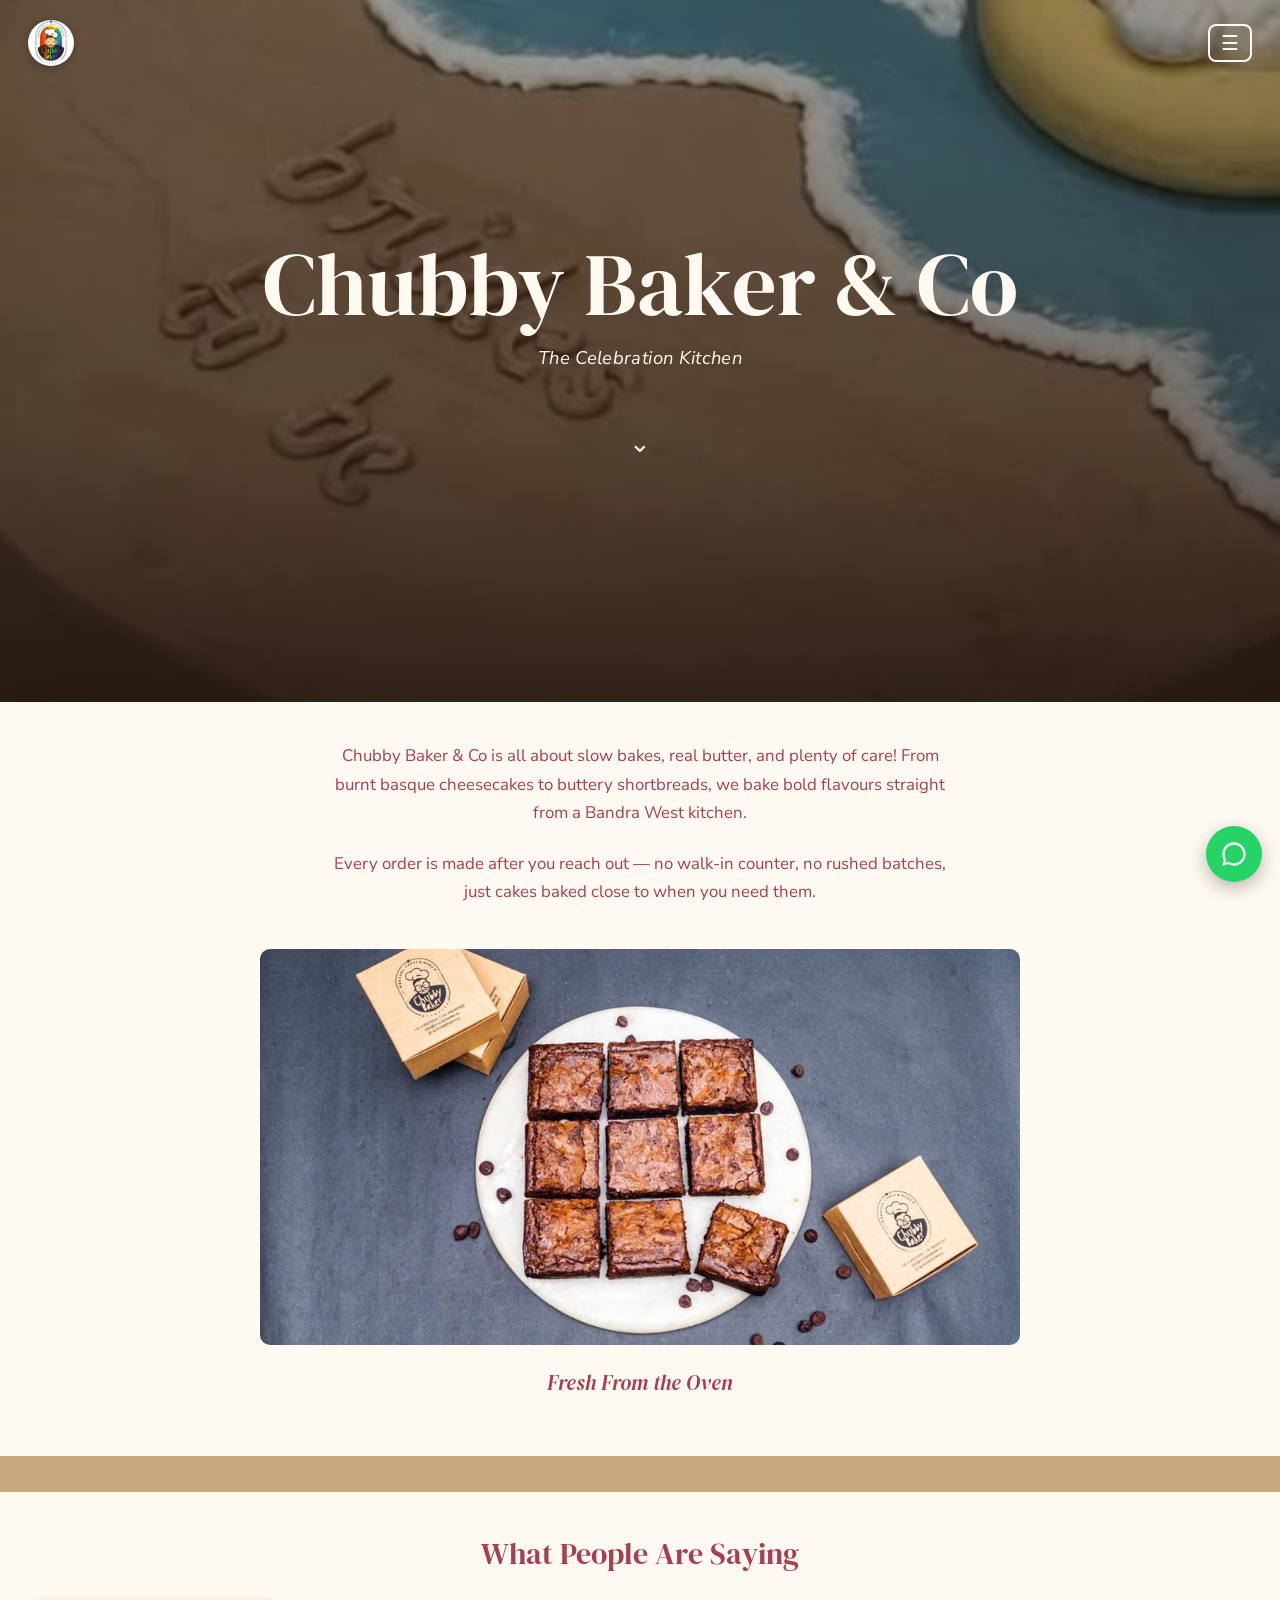
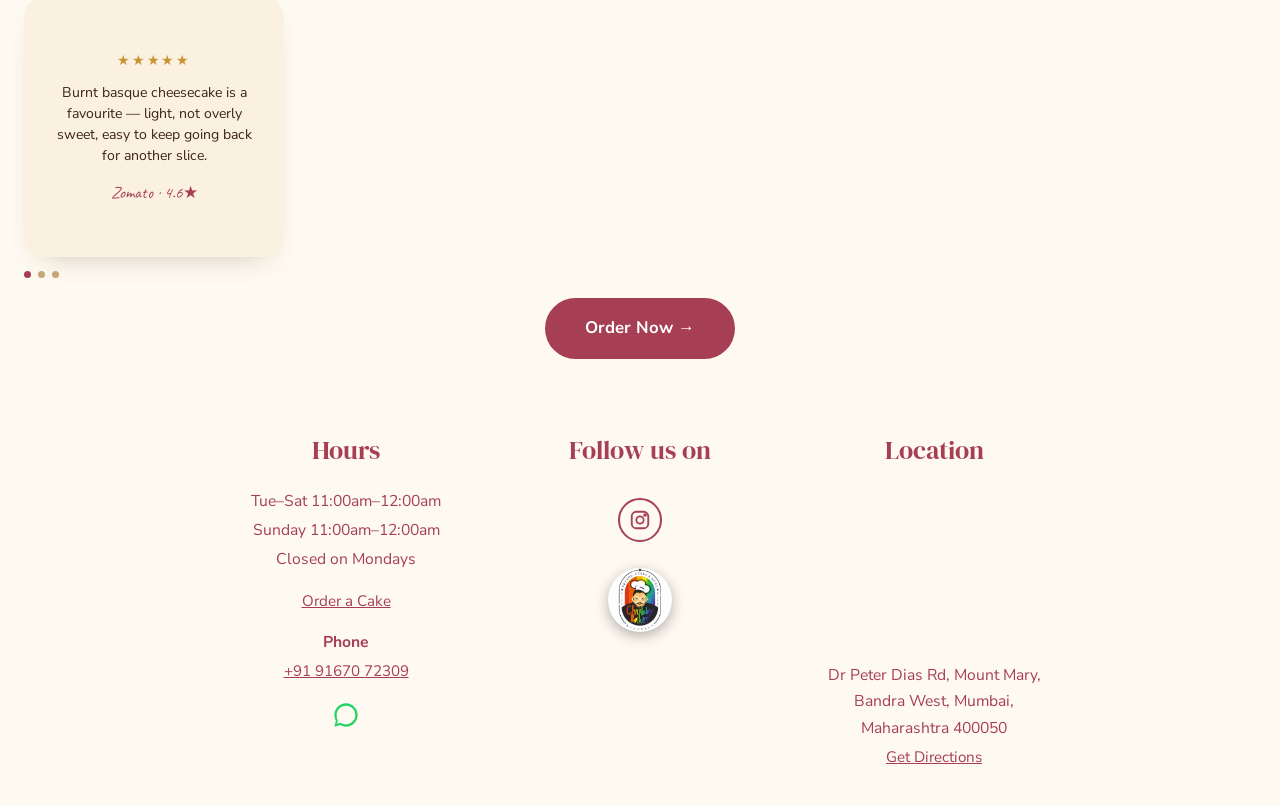
<file: index.html>
<!DOCTYPE html>
<html lang="en">
<head>
<meta charset="UTF-8">
<meta name="viewport" content="width=device-width, initial-scale=1.0">
<title>Chubby Baker & Co — Custom Cakes, Bandra West, Mumbai</title>
<meta name="description" content="Chubby Baker & Co — custom cakes and desserts, handcrafted in Bandra West, Mumbai. Order on WhatsApp.">
<link rel="canonical" href="https://itsadityaprasad09-hub.github.io/chubby-baker-co/">
<link rel="icon" type="image/png" href="assets/logo.png">

<meta property="og:type" content="website">
<meta property="og:title" content="Chubby Baker & Co — Custom Cakes, Bandra West, Mumbai">
<meta property="og:description" content="Home-style bakery in Bandra West, Mumbai — custom cakes, burnt basque cheesecake and lasso shortbreads. Order on WhatsApp.">
<meta property="og:url" content="https://itsadityaprasad09-hub.github.io/chubby-baker-co/">
<meta name="twitter:card" content="summary">
<meta name="twitter:title" content="Chubby Baker & Co — Bandra West, Mumbai">
<meta name="twitter:description" content="Custom cakes and desserts, handcrafted to order in Bandra West, Mumbai.">

<link rel="preconnect" href="https://fonts.googleapis.com">
<link rel="preconnect" href="https://fonts.gstatic.com" crossorigin>
<link rel="stylesheet" href="https://fonts.googleapis.com/css2?family=DM+Serif+Display:ital@0;1&family=Nunito+Sans:ital,wght@0,400;0,600;0,700;0,800;1,400&family=Caveat:wght@600;700&display=swap">
<link rel="stylesheet" href="style.css">

<script type="application/ld+json">
{
  "@context": "https://schema.org",
  "@type": "Bakery",
  "name": "Chubby Baker & Co",
  "image": "https://itsadityaprasad09-hub.github.io/chubby-baker-co/assets/hero-cake-9x16.svg",
  "telephone": "+91-91670-72309",
  "url": "https://itsadityaprasad09-hub.github.io/chubby-baker-co/",
  "address": {
    "@type": "PostalAddress",
    "streetAddress": "Dr Peter Dias Rd, Mount Mary",
    "addressLocality": "Bandra West, Mumbai",
    "addressRegion": "Maharashtra",
    "postalCode": "400050",
    "addressCountry": "IN"
  },
  "geo": { "@type": "GeoCoordinates", "latitude": 19.0493807, "longitude": 72.8245083 },
  "openingHoursSpecification": [
    { "@type": "OpeningHoursSpecification", "dayOfWeek": ["Tuesday","Wednesday","Thursday","Friday","Saturday","Sunday"], "opens": "11:00", "closes": "23:59" }
  ],
  "sameAs": [
    "https://www.instagram.com/chubbybakerco/",
    "https://www.facebook.com/p/Chubby-Baker-Co-100063586643967/"
  ]
}
</script>
</head>
<body>

<a class="skip-link" href="#main">Skip to content</a>

<nav class="top-nav">
  <a href="index.html" style="display:flex; align-items:center; gap:10px;">
    <img src="assets/logo.png" alt="Chubby Baker & Co logo" class="logo-img">
  </a>
  <button class="nav-toggle" id="navToggle" aria-label="Open menu" aria-expanded="false" aria-controls="navPanel">☰</button>
</nav>

<div class="nav-scrim" id="navScrim"></div>
<aside class="nav-panel" id="navPanel" aria-hidden="true">
  <button class="close-btn" id="navClose" aria-label="Close menu">✕</button>
  <ul>
    <li><a href="index.html">Home</a></li>
    <li><a href="about.html">About Us</a></li>
    <li><a href="menu.html">Menu</a></li>
    <li><a href="occasions.html">Occasions</a></li>
    <li><a href="gallery.html">Gallery</a></li>
    <li><a href="order.html">Order</a></li>
  </ul>
</aside>

<main id="main">
<section class="hero" id="top">
  <div class="scene-bg" aria-hidden="true">
    <video class="hero-video" autoplay muted loop playsinline preload="auto" poster="assets/hero-poster.jpg">
      <source src="assets/hero.mp4" type="video/mp4">
    </video>
  </div>
  <div class="hero-content">
    <h1>Chubby Baker &amp; Co</h1>
    <p class="tagline">The Celebration Kitchen</p>
  </div>
  <a href="#about" class="scroll-arrow" aria-label="Scroll down">⌄</a>
</section>

<section class="intro" id="about">
  <div class="container">
    <p>Chubby Baker & Co is all about slow bakes, real butter, and plenty of care! From burnt basque cheesecakes to buttery shortbreads, we bake bold flavours straight from a Bandra West kitchen.</p>
    <p>Every order is made after you reach out — no walk-in counter, no rushed batches, just cakes baked close to when you need them.</p>
  </div>
</section>

<section class="dish reveal">
  <div class="dish-photo">
    <img src="assets/brownies-photo.jpg" alt="A tray of nine fudgy chocolate chip brownies, freshly cut, next to Chubby Baker & Co packaging boxes" loading="lazy">
  </div>
  <p class="dish-caption">Fresh From the Oven</p>
</section>

<div class="divider-bar"></div>

<section class="reviews-section reveal">
  <div class="container">
    <h2>What People Are Saying</h2>
  </div>
  <div class="review-box" id="reviewBox"></div>
  <div class="review-dots" id="reviewDots"></div>
</section>

<div class="container reveal" style="text-align:center; padding:6px 24px 30px;">
  <a class="btn" href="order.html" style="display:inline-block; background:var(--berry); color:#fff; padding:16px 40px; border-radius:999px; font-weight:700; font-size:1.05rem;">Order Now →</a>
</div>

<footer id="location" class="reveal">
  <div class="container foot-grid">
    <div>
      <h2>Hours</h2>
      <p>Tue&ndash;Sat 11:00am&ndash;12:00am</p>
      <p>Sunday 11:00am&ndash;12:00am</p>
      <p>Closed on Mondays</p>
      <p style="margin-top:16px;"><a class="underline-link" href="https://wa.me/919167072309" target="_blank" rel="noopener">Order a Cake</a></p>
      <p style="margin-top:14px;"><strong>Phone</strong></p>
      <p><a class="underline-link" href="tel:+919167072309">+91 91670 72309</a></p>
      <a class="whatsapp-icon" href="https://wa.me/919167072309" target="_blank" rel="noopener" aria-label="WhatsApp us">
        <svg width="28" height="28" viewBox="0 0 24 24" fill="#25D366"><path d="M12 2C6.48 2 2 6.48 2 12c0 1.85.5 3.58 1.36 5.07L2 22l5.09-1.33A9.94 9.94 0 0012 22c5.52 0 10-4.48 10-10S17.52 2 12 2zm0 18c-1.6 0-3.1-.42-4.4-1.16l-.31-.18-3.02.79.8-2.94-.2-.32A7.94 7.94 0 014 12c0-4.41 3.59-8 8-8s8 3.59 8 8-3.59 8-8 8z"/></svg>
      </a>
    </div>
    <div>
      <h2>Follow us on</h2>
      <a class="insta-circle" href="https://www.instagram.com/chubbybakerco/" target="_blank" rel="noopener" aria-label="Instagram">
        <svg width="22" height="22" viewBox="0 0 24 24" fill="none" stroke="var(--berry)" stroke-width="2"><rect x="3" y="3" width="18" height="18" rx="5"/><circle cx="12" cy="12" r="4"/><circle cx="17.5" cy="6.5" r="1"/></svg>
      </a>
      <div class="foot-logo"><img src="assets/logo.png" alt="Chubby Baker & Co logo" class="foot-logo-img"></div>
    </div>
    <div>
      <h2>Location</h2>
      <div class="map-frame">
        <iframe title="Chubby Baker & Co location map" src="https://www.google.com/maps?q=19.0493807,72.8245083(Chubby+Baker+%26+Co)&z=16&output=embed" width="100%" height="150" style="border:0;" loading="lazy" referrerpolicy="no-referrer-when-downgrade"></iframe>
      </div>
      <p style="margin-top:14px;">Dr Peter Dias Rd, Mount Mary,<br>Bandra West, Mumbai,<br>Maharashtra 400050</p>
      <p><a class="underline-link" href="https://www.google.com/maps/place/Chubby+Baker+%26+Co,+Dr+Peter+Dias+Rd,+Mount+Mary,+Bandra+West,+Mumbai,+Maharashtra+400050/@19.0493807,72.8245083,16z/data=!4m6!3m5!1s0x3be7c98d01e0baef:0xc9224892aebaef61!8m2!3d19.0493807!4d72.8245083!16s%2Fg%2F11sc46_8hx" target="_blank" rel="noopener">Get Directions</a></p>
    </div>
  </div>
</footer>
</main>

<a class="whatsapp-fab" href="https://wa.me/919167072309?text=Hi!%20I'd%20like%20to%20enquire%20about%20a%20cake." target="_blank" rel="noopener" aria-label="Order on WhatsApp">
  <svg width="28" height="28" viewBox="0 0 24 24" fill="#fff"><path d="M12 2C6.48 2 2 6.48 2 12c0 1.85.5 3.58 1.36 5.07L2 22l5.09-1.33A9.94 9.94 0 0012 22c5.52 0 10-4.48 10-10S17.52 2 12 2zm0 18c-1.6 0-3.1-.42-4.4-1.16l-.31-.18-3.02.79.8-2.94-.2-.32A7.94 7.94 0 014 12c0-4.41 3.59-8 8-8s8 3.59 8 8-3.59 8-8 8z"/></svg>
</a>

<script>
  var toggle = document.getElementById('navToggle');
  var panel = document.getElementById('navPanel');
  var scrim = document.getElementById('navScrim');
  var closeBtn = document.getElementById('navClose');
  function openNav(){ panel.classList.add('open'); scrim.classList.add('open'); toggle.setAttribute('aria-expanded','true'); panel.setAttribute('aria-hidden','false'); }
  function closeNav(){ panel.classList.remove('open'); scrim.classList.remove('open'); toggle.setAttribute('aria-expanded','false'); panel.setAttribute('aria-hidden','true'); }
  toggle.addEventListener('click', openNav);
  closeBtn.addEventListener('click', closeNav);
  scrim.addEventListener('click', closeNav);
</script>

<script>
(function () {
  // Themes summarised from public Zomato / Justdial / Wanderlog reviews (paraphrased, not verbatim quotes)
  var reviews = [
    { stars: 5, text: "Burnt basque cheesecake is a favourite — light, not overly sweet, easy to keep going back for another slice.", tag: "Zomato · 4.6★" },
    { stars: 5, text: "Chocolate cake is moist with a well-balanced sweetness, and the lasso shortbreads are buttery and crumbly.", tag: "Justdial · 4.5★" },
    { stars: 5, text: "Packaging gets a special mention — thoughtful presentation, and deliveries stay on time even in bad weather.", tag: "Wanderlog" }
  ];
  var box = document.getElementById('reviewBox');
  var dotsWrap = document.getElementById('reviewDots');
  box.innerHTML = reviews.map(function (r, i) {
    return '<div class="review-slide' + (i === 0 ? ' active' : '') + '">' +
      '<div class="stars">' + '★'.repeat(r.stars) + '</div>' +
      '<p>' + r.text + '</p>' +
      '<div class="src-tag">' + r.tag + '</div>' +
      '</div>';
  }).join('');
  dotsWrap.innerHTML = reviews.map(function (_, i) {
    return '<button class="review-dot' + (i === 0 ? ' active' : '') + '" data-i="' + i + '" aria-label="Review ' + (i + 1) + '"></button>';
  }).join('');
  var slides = box.querySelectorAll('.review-slide');
  var dots = dotsWrap.querySelectorAll('.review-dot');
  var current = 0, timer;
  function show(i) {
    slides[current].classList.remove('active');
    dots[current].classList.remove('active');
    current = (i + slides.length) % slides.length;
    slides[current].classList.add('active');
    dots[current].classList.add('active');
  }
  function startAuto() { clearInterval(timer); timer = setInterval(function () { show(current + 1); }, 4500); }
  dots.forEach(function (d) { d.addEventListener('click', function () { show(parseInt(d.getAttribute('data-i'), 10)); startAuto(); }); });
  startAuto();
})();
</script>


<script src="scripts/reveal.js" defer></script>

</body>
</html>
</file>
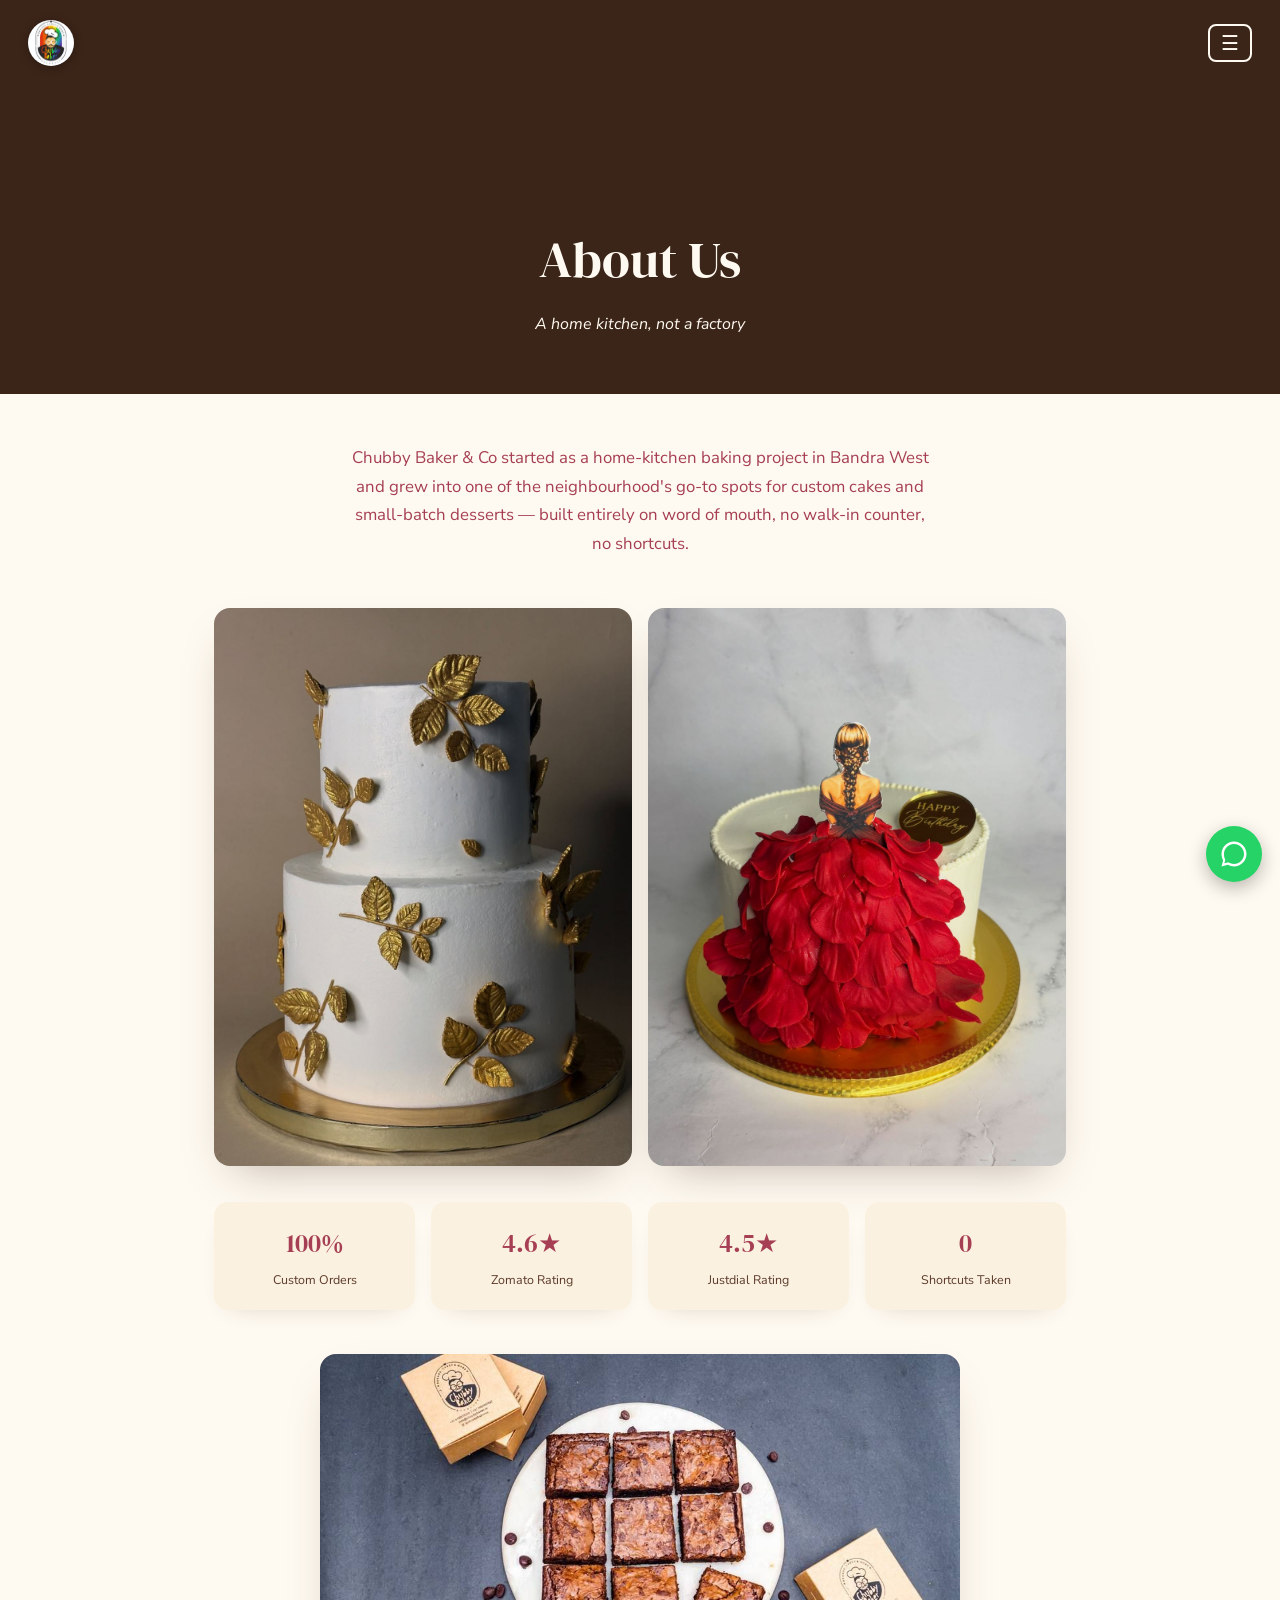
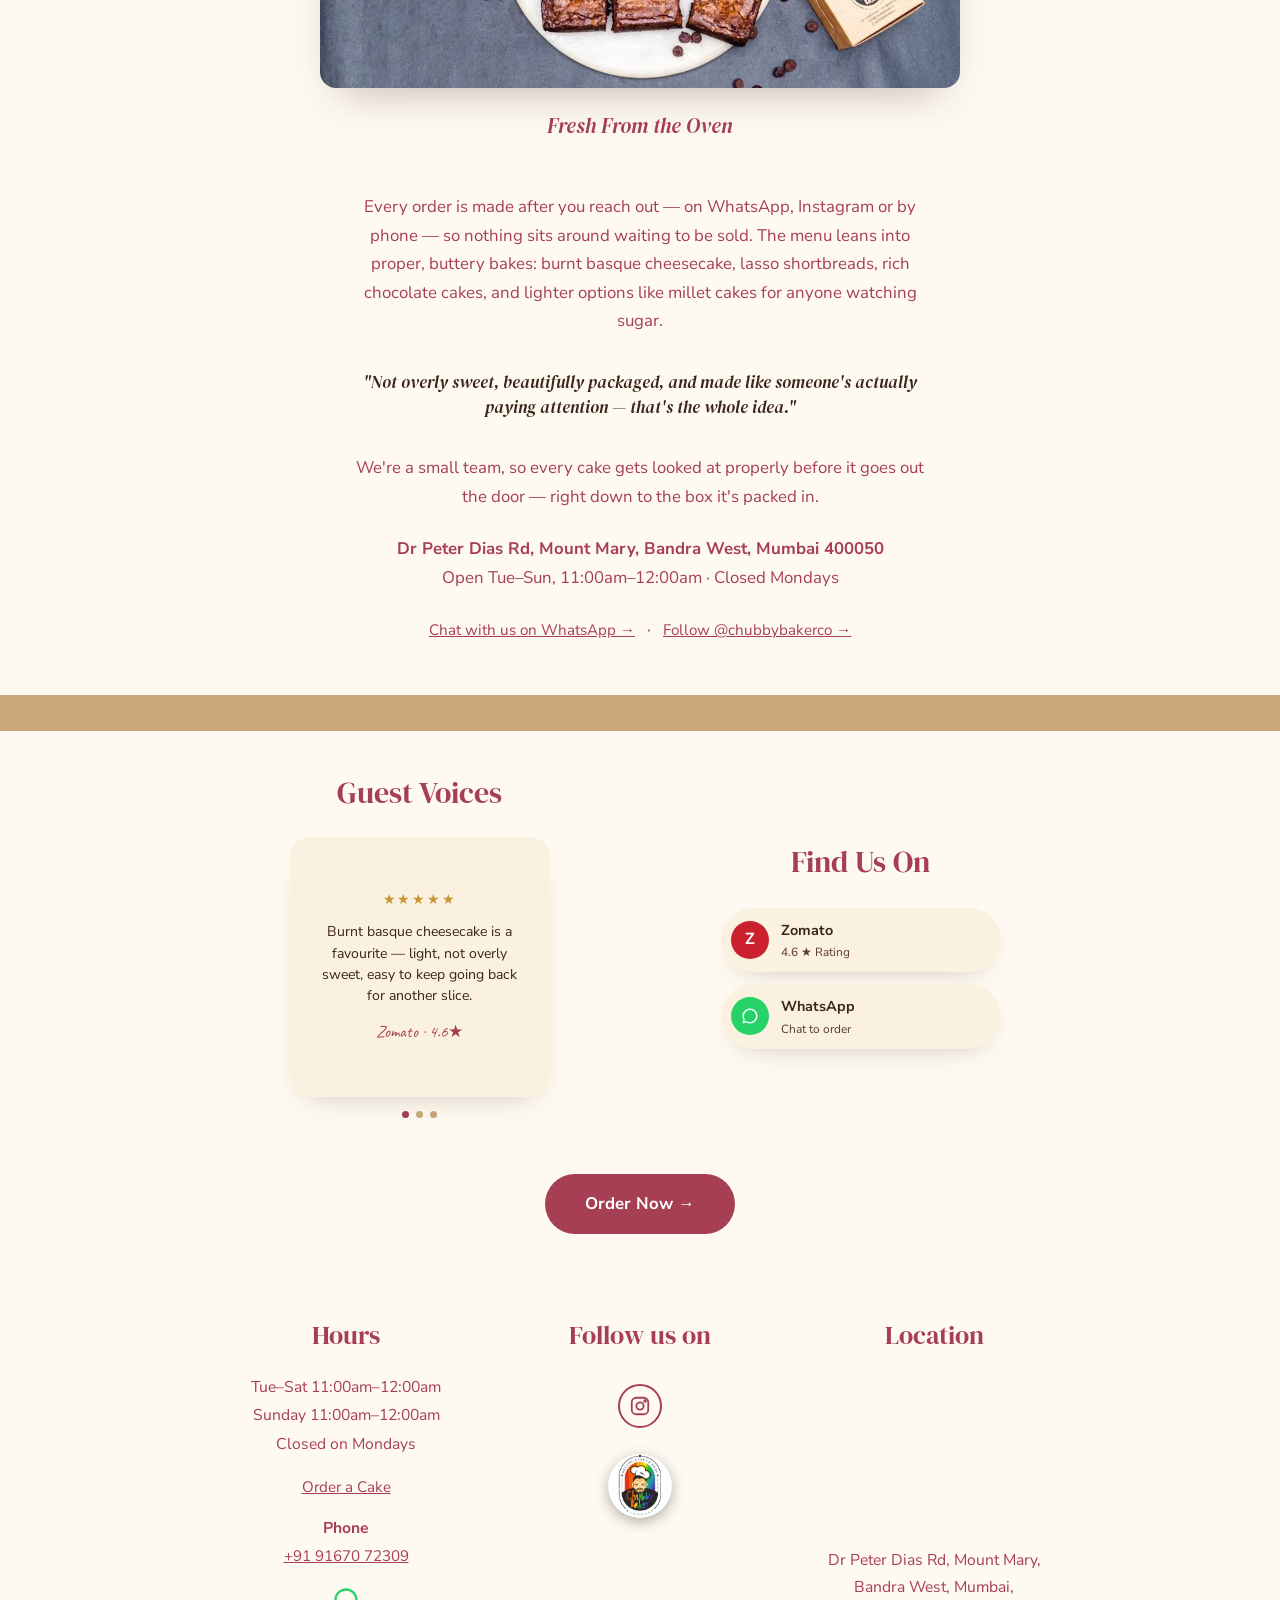
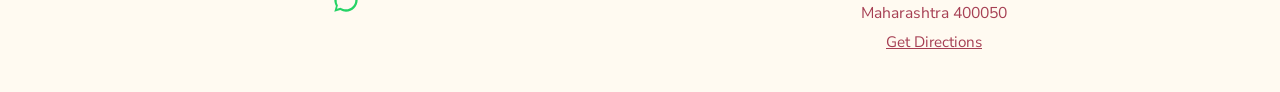
<file: about.html>
<!DOCTYPE html>
<html lang="en">
<head>
<meta charset="UTF-8">
<meta name="viewport" content="width=device-width, initial-scale=1.0">
<title>About Us — Chubby Baker & Co</title>
<meta name="description" content="About Chubby Baker & Co, Bandra West, Mumbai.">
<link rel="icon" type="image/png" href="assets/logo.png">
<link rel="stylesheet" href="https://fonts.googleapis.com/css2?family=DM+Serif+Display:ital@0;1&family=Nunito+Sans:ital,wght@0,400;0,600;0,700;0,800;1,400&family=Caveat:wght@600;700&display=swap">
<link rel="stylesheet" href="style.css">
</head>
<body>

<nav class="top-nav" style="position:relative; background:var(--cocoa);">
  <a href="index.html" style="display:flex; align-items:center;"><img src="assets/logo.png" alt="Chubby Baker & Co logo" class="logo-img"></a>
  <button class="nav-toggle" id="navToggle" aria-label="Open menu" aria-expanded="false" aria-controls="navPanel">☰</button>
</nav>

<div class="nav-scrim" id="navScrim"></div>
<aside class="nav-panel" id="navPanel" aria-hidden="true">
  <button class="close-btn" id="navClose" aria-label="Close menu">✕</button>
  <ul>
    <li><a href="index.html">Home</a></li>
    <li><a href="about.html">About Us</a></li>
    <li><a href="menu.html">Menu</a></li>
    <li><a href="occasions.html">Occasions</a></li>
    <li><a href="gallery.html">Gallery</a></li>
    <li><a href="order.html">Order</a></li>
  </ul>
</aside>

<header class="page-hero">
  <div class="container">
    <h1>About Us</h1>
    <p>A home kitchen, not a factory</p>
  </div>
</header>

<section class="about-body">
  <p>Chubby Baker &amp; Co started as a home-kitchen baking project in Bandra West and grew into one of the neighbourhood's go-to spots for custom cakes and small-batch desserts — built entirely on word of mouth, no walk-in counter, no shortcuts.</p>
</section>

<div class="about-photo-grid reveal">
  <div class="about-photo">
    <img src="assets/gallery/photo-25859.jpg" alt="A gold leaf two-tier cake by Chubby Baker & Co" loading="lazy">
  </div>
  <div class="about-photo">
    <img src="assets/gallery/photo-25865.jpg" alt="A custom red petal gown-themed birthday cake by Chubby Baker & Co" loading="lazy">
  </div>
</div>

<div class="about-stats reveal">
  <div class="stat-item"><span class="stat-value">100%</span><span class="stat-label">Custom Orders</span></div>
  <div class="stat-item"><span class="stat-value">4.6★</span><span class="stat-label">Zomato Rating</span></div>
  <div class="stat-item"><span class="stat-value">4.5★</span><span class="stat-label">Justdial Rating</span></div>
  <div class="stat-item"><span class="stat-value">0</span><span class="stat-label">Shortcuts Taken</span></div>
</div>

<div class="about-photo reveal" style="margin-top:44px;">
  <img src="assets/brownies-photo.jpg" alt="A tray of fudgy chocolate chip brownies next to Chubby Baker & Co packaging boxes" loading="lazy">
</div>
<p class="dish-caption" style="text-align:center;">Fresh From the Oven</p>

<section class="about-body">
  <p style="margin-top:34px;">Every order is made after you reach out — on WhatsApp, Instagram or by phone — so nothing sits around waiting to be sold. The menu leans into proper, buttery bakes: burnt basque cheesecake, lasso shortbreads, rich chocolate cakes, and lighter options like millet cakes for anyone watching sugar.</p>
  <p class="about-quote">"Not overly sweet, beautifully packaged, and made like someone's actually paying attention — that's the whole idea."</p>
  <p>We're a small team, so every cake gets looked at properly before it goes out the door — right down to the box it's packed in.</p>
  <p style="margin-top:24px;"><strong>Dr Peter Dias Rd, Mount Mary, Bandra West, Mumbai 400050</strong><br>Open Tue–Sun, 11:00am–12:00am · Closed Mondays</p>
  <p style="margin-top:24px;">
    <a class="underline-link" href="https://wa.me/919167072309" target="_blank" rel="noopener">Chat with us on WhatsApp →</a>
    &nbsp; · &nbsp;
    <a class="underline-link" href="https://www.instagram.com/chubbybakerco/" target="_blank" rel="noopener">Follow @chubbybakerco →</a>
  </p>
</section>

<div class="divider-bar"></div>

<section class="reviews-findus-section">
  <div class="container reviews-findus-grid">
    <div class="reviews-col reveal">
      <h2>Guest Voices</h2>
      <div class="review-box" id="reviewBox"></div>
      <div class="review-dots" id="reviewDots"></div>
    </div>
    <div class="findus-col reveal">
      <h2>Find Us On</h2>
      <div class="featured-grid">
        <div class="featured-badge">
          <span class="featured-mark" style="background:#CB202D;">Z</span>
          <span class="featured-info"><strong>Zomato</strong><small>4.6 ★ Rating</small></span>
        </div>
        <a class="featured-badge" href="https://wa.me/919167072309" target="_blank" rel="noopener">
          <span class="featured-mark" style="background:#25D366;">
            <svg width="18" height="18" viewBox="0 0 24 24" fill="#fff"><path d="M12 2C6.48 2 2 6.48 2 12c0 1.85.5 3.58 1.36 5.07L2 22l5.09-1.33A9.94 9.94 0 0012 22c5.52 0 10-4.48 10-10S17.52 2 12 2zm0 18c-1.6 0-3.1-.42-4.4-1.16l-.31-.18-3.02.79.8-2.94-.2-.32A7.94 7.94 0 014 12c0-4.41 3.59-8 8-8s8 3.59 8 8-3.59 8-8 8z"/></svg>
          </span>
          <span class="featured-info"><strong>WhatsApp</strong><small>Chat to order</small></span>
        </a>
      </div>
    </div>
  </div>
</section>


<div class="container" style="text-align:center; padding:6px 24px 40px;">
  <a class="btn" href="order.html" style="display:inline-block; background:var(--berry); color:#fff; padding:16px 40px; border-radius:999px; font-weight:700; font-size:1.05rem;">Order Now →</a>
</div>

<footer id="location">
  <div class="container foot-grid">
    <div>
      <h2>Hours</h2>
      <p>Tue&ndash;Sat 11:00am&ndash;12:00am</p>
      <p>Sunday 11:00am&ndash;12:00am</p>
      <p>Closed on Mondays</p>
      <p style="margin-top:16px;"><a class="underline-link" href="https://wa.me/919167072309" target="_blank" rel="noopener">Order a Cake</a></p>
      <p style="margin-top:14px;"><strong>Phone</strong></p>
      <p><a class="underline-link" href="tel:+919167072309">+91 91670 72309</a></p>
      <a class="whatsapp-icon" href="https://wa.me/919167072309" target="_blank" rel="noopener" aria-label="WhatsApp us">
        <svg width="28" height="28" viewBox="0 0 24 24" fill="#25D366"><path d="M12 2C6.48 2 2 6.48 2 12c0 1.85.5 3.58 1.36 5.07L2 22l5.09-1.33A9.94 9.94 0 0012 22c5.52 0 10-4.48 10-10S17.52 2 12 2zm0 18c-1.6 0-3.1-.42-4.4-1.16l-.31-.18-3.02.79.8-2.94-.2-.32A7.94 7.94 0 014 12c0-4.41 3.59-8 8-8s8 3.59 8 8-3.59 8-8 8z"/></svg>
      </a>
    </div>
    <div>
      <h2>Follow us on</h2>
      <a class="insta-circle" href="https://www.instagram.com/chubbybakerco/" target="_blank" rel="noopener" aria-label="Instagram">
        <svg width="22" height="22" viewBox="0 0 24 24" fill="none" stroke="var(--berry)" stroke-width="2"><rect x="3" y="3" width="18" height="18" rx="5"/><circle cx="12" cy="12" r="4"/><circle cx="17.5" cy="6.5" r="1"/></svg>
      </a>
      <div class="foot-logo"><img src="assets/logo.png" alt="Chubby Baker & Co logo" class="foot-logo-img"></div>
    </div>
    <div>
      <h2>Location</h2>
      <div class="map-frame">
        <iframe title="Chubby Baker & Co location map" src="https://www.google.com/maps?q=19.0493807,72.8245083(Chubby+Baker+%26+Co)&z=16&output=embed" width="100%" height="150" style="border:0;" loading="lazy" referrerpolicy="no-referrer-when-downgrade"></iframe>
      </div>
      <p style="margin-top:14px;">Dr Peter Dias Rd, Mount Mary,<br>Bandra West, Mumbai,<br>Maharashtra 400050</p>
      <p><a class="underline-link" href="https://www.google.com/maps/place/Chubby+Baker+%26+Co,+Dr+Peter+Dias+Rd,+Mount+Mary,+Bandra+West,+Mumbai,+Maharashtra+400050/@19.0493807,72.8245083,16z/data=!4m6!3m5!1s0x3be7c98d01e0baef:0xc9224892aebaef61!8m2!3d19.0493807!4d72.8245083!16s%2Fg%2F11sc46_8hx" target="_blank" rel="noopener">Get Directions</a></p>
    </div>
  </div>
</footer>

<a class="whatsapp-fab" href="https://wa.me/919167072309?text=Hi!%20I'd%20like%20to%20enquire%20about%20a%20cake." target="_blank" rel="noopener" aria-label="Order on WhatsApp">
  <svg width="30" height="30" viewBox="0 0 24 24" fill="#fff"><path d="M12 2C6.48 2 2 6.48 2 12c0 1.85.5 3.58 1.36 5.07L2 22l5.09-1.33A9.94 9.94 0 0012 22c5.52 0 10-4.48 10-10S17.52 2 12 2zm0 18c-1.6 0-3.1-.42-4.4-1.16l-.31-.18-3.02.79.8-2.94-.2-.32A7.94 7.94 0 014 12c0-4.41 3.59-8 8-8s8 3.59 8 8-3.59 8-8 8z"/></svg>
</a>

<script>
(function () {
  var reviews = [
    { stars: 5, text: "Burnt basque cheesecake is a favourite — light, not overly sweet, easy to keep going back for another slice.", tag: "Zomato · 4.6★" },
    { stars: 5, text: "Chocolate cake is moist with a well-balanced sweetness, and the lasso shortbreads are buttery and crumbly.", tag: "Justdial · 4.5★" },
    { stars: 5, text: "Packaging gets a special mention — thoughtful presentation, and deliveries stay on time even in bad weather.", tag: "Wanderlog" }
  ];
  var box = document.getElementById('reviewBox');
  var dotsWrap = document.getElementById('reviewDots');
  box.innerHTML = reviews.map(function (r, i) {
    return '<div class="review-slide' + (i === 0 ? ' active' : '') + '">' +
      '<div class="stars">' + '★'.repeat(r.stars) + '</div>' +
      '<p>' + r.text + '</p>' +
      '<div class="src-tag">' + r.tag + '</div>' +
      '</div>';
  }).join('');
  dotsWrap.innerHTML = reviews.map(function (_, i) {
    return '<button class="review-dot' + (i === 0 ? ' active' : '') + '" data-i="' + i + '" aria-label="Review ' + (i + 1) + '"></button>';
  }).join('');
  var slides = box.querySelectorAll('.review-slide');
  var dots = dotsWrap.querySelectorAll('.review-dot');
  var current = 0, timer;
  function show(i) {
    slides[current].classList.remove('active');
    dots[current].classList.remove('active');
    current = (i + slides.length) % slides.length;
    slides[current].classList.add('active');
    dots[current].classList.add('active');
  }
  function startAuto() { clearInterval(timer); timer = setInterval(function () { show(current + 1); }, 4500); }
  dots.forEach(function (d) { d.addEventListener('click', function () { show(parseInt(d.getAttribute('data-i'), 10)); startAuto(); }); });
  startAuto();
})();
</script>

<script src="scripts/reveal.js" defer></script>
<script>
  var toggle = document.getElementById('navToggle');
  var panel = document.getElementById('navPanel');
  var scrim = document.getElementById('navScrim');
  var closeBtn = document.getElementById('navClose');
  function openNav(){ panel.classList.add('open'); scrim.classList.add('open'); toggle.setAttribute('aria-expanded','true'); panel.setAttribute('aria-hidden','false'); }
  function closeNav(){ panel.classList.remove('open'); scrim.classList.remove('open'); toggle.setAttribute('aria-expanded','false'); panel.setAttribute('aria-hidden','true'); }
  toggle.addEventListener('click', openNav);
  closeBtn.addEventListener('click', closeNav);
  scrim.addEventListener('click', closeNav);
</script>

</body>
</html>
</file>
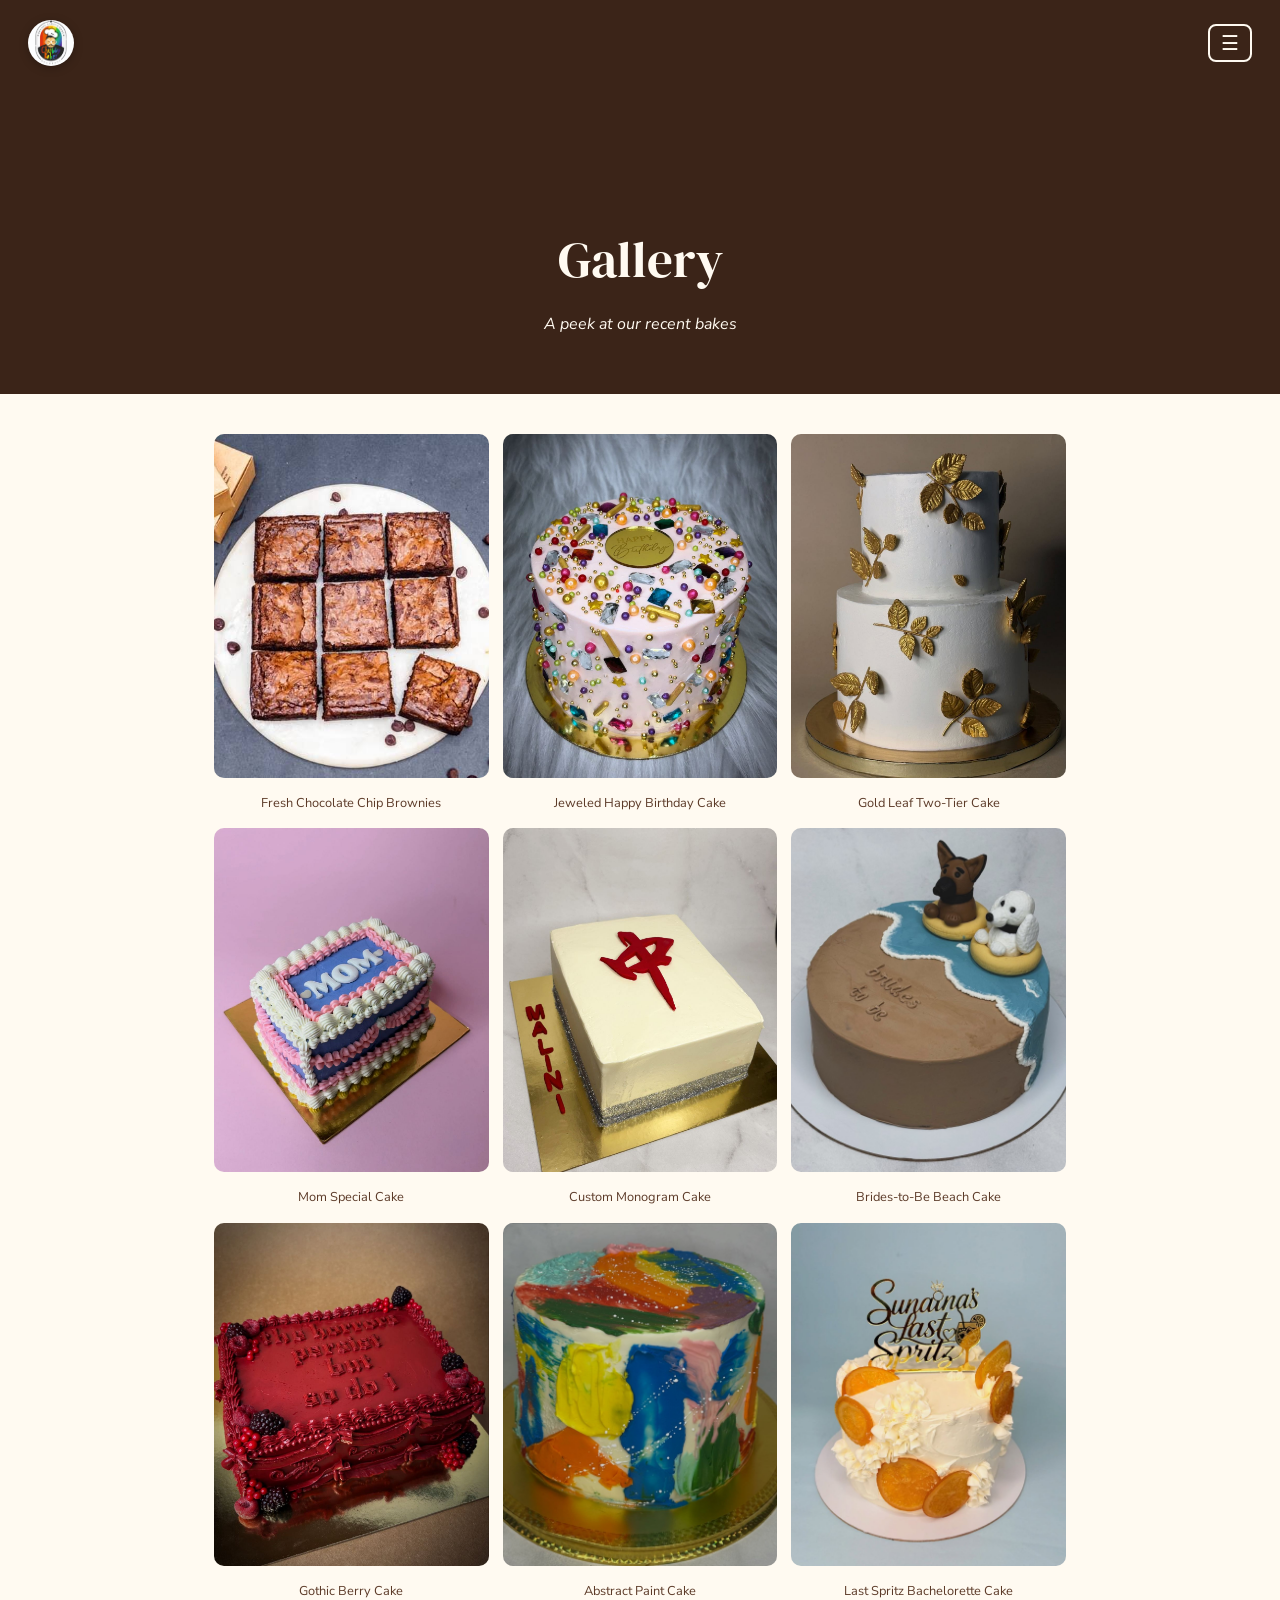
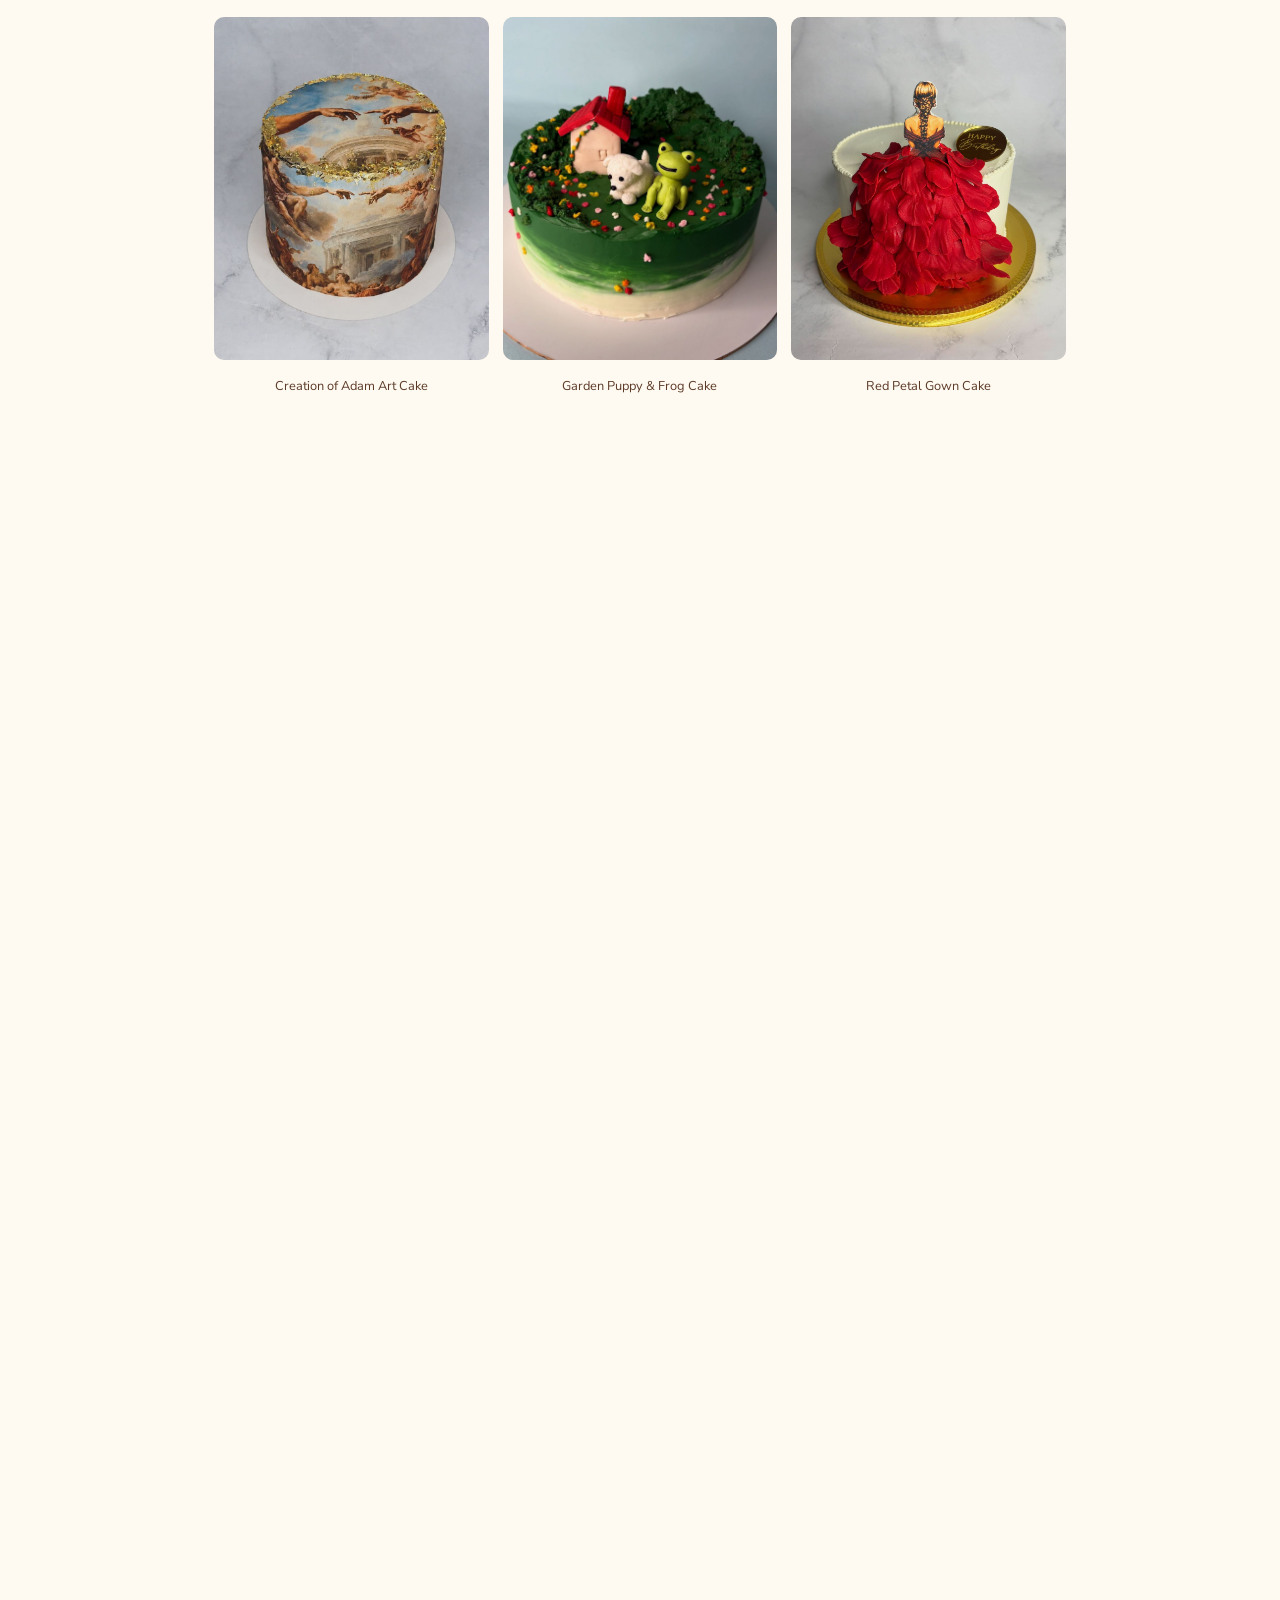
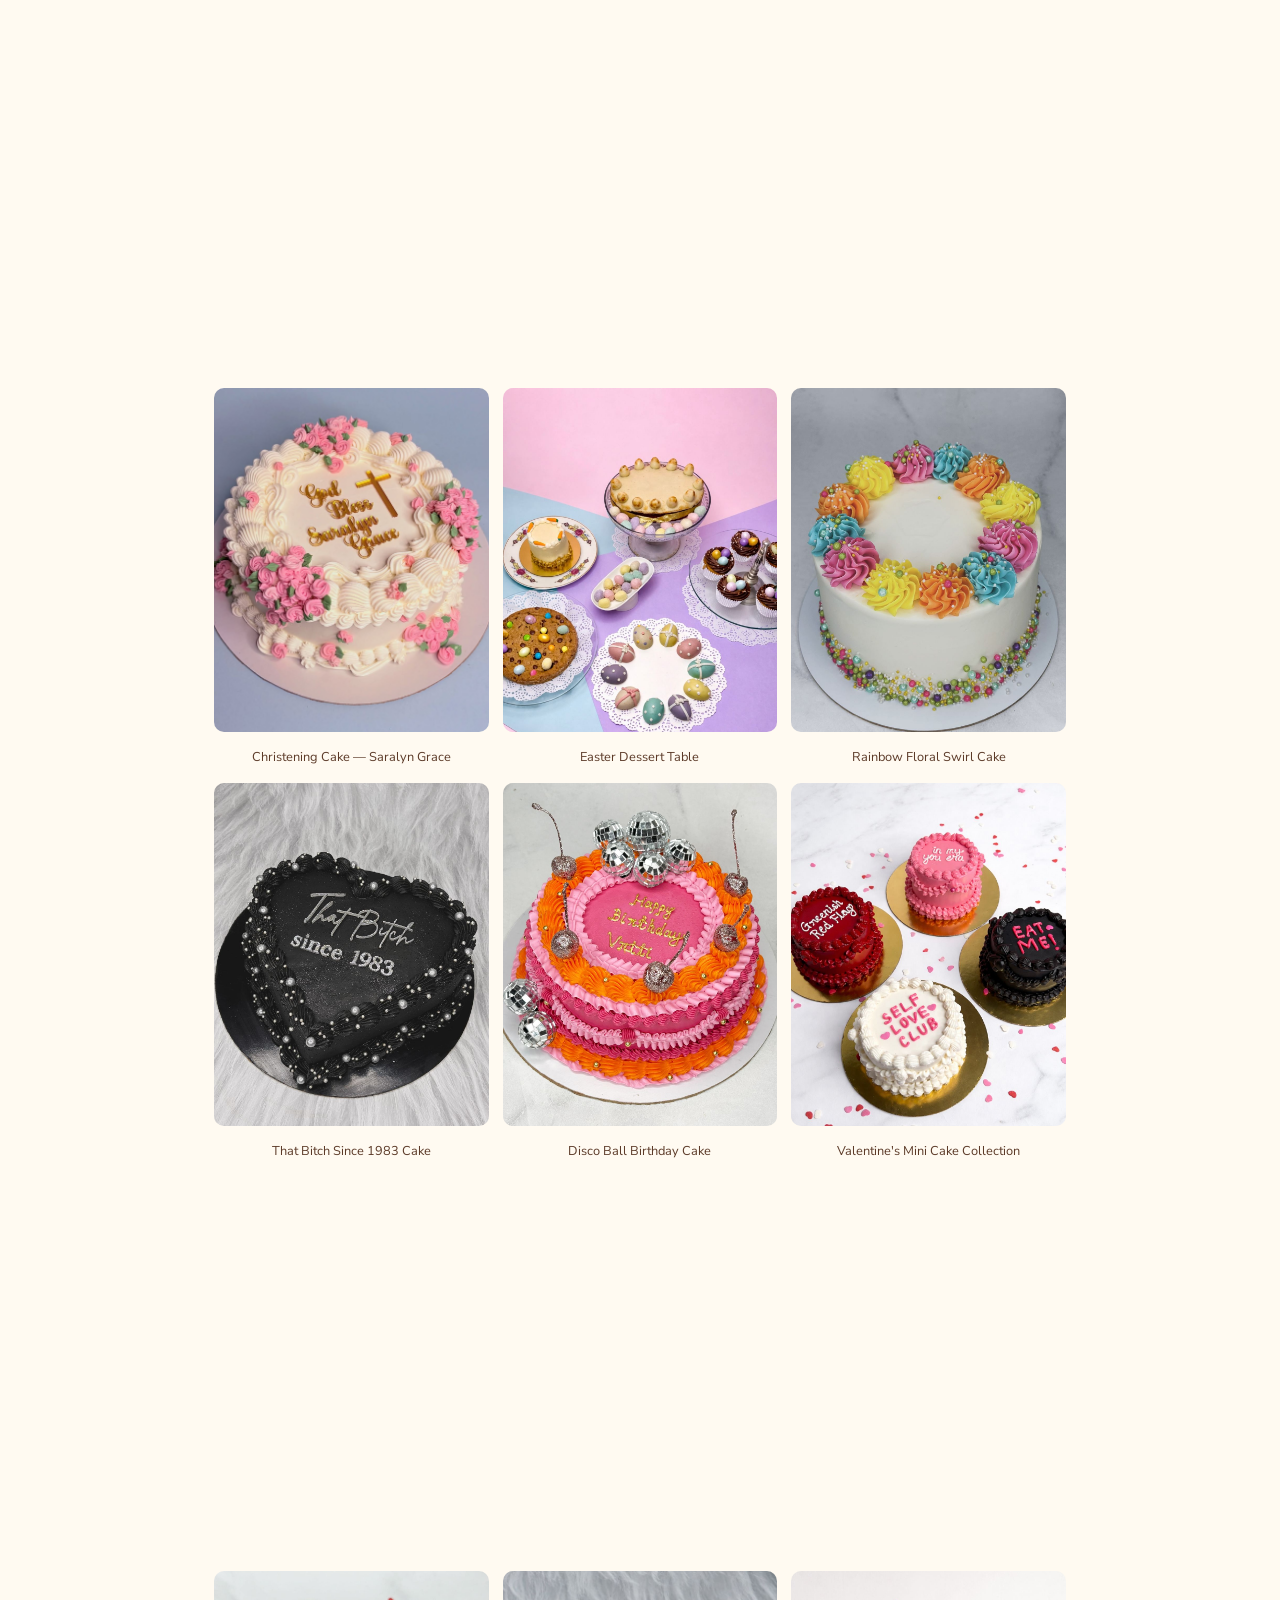
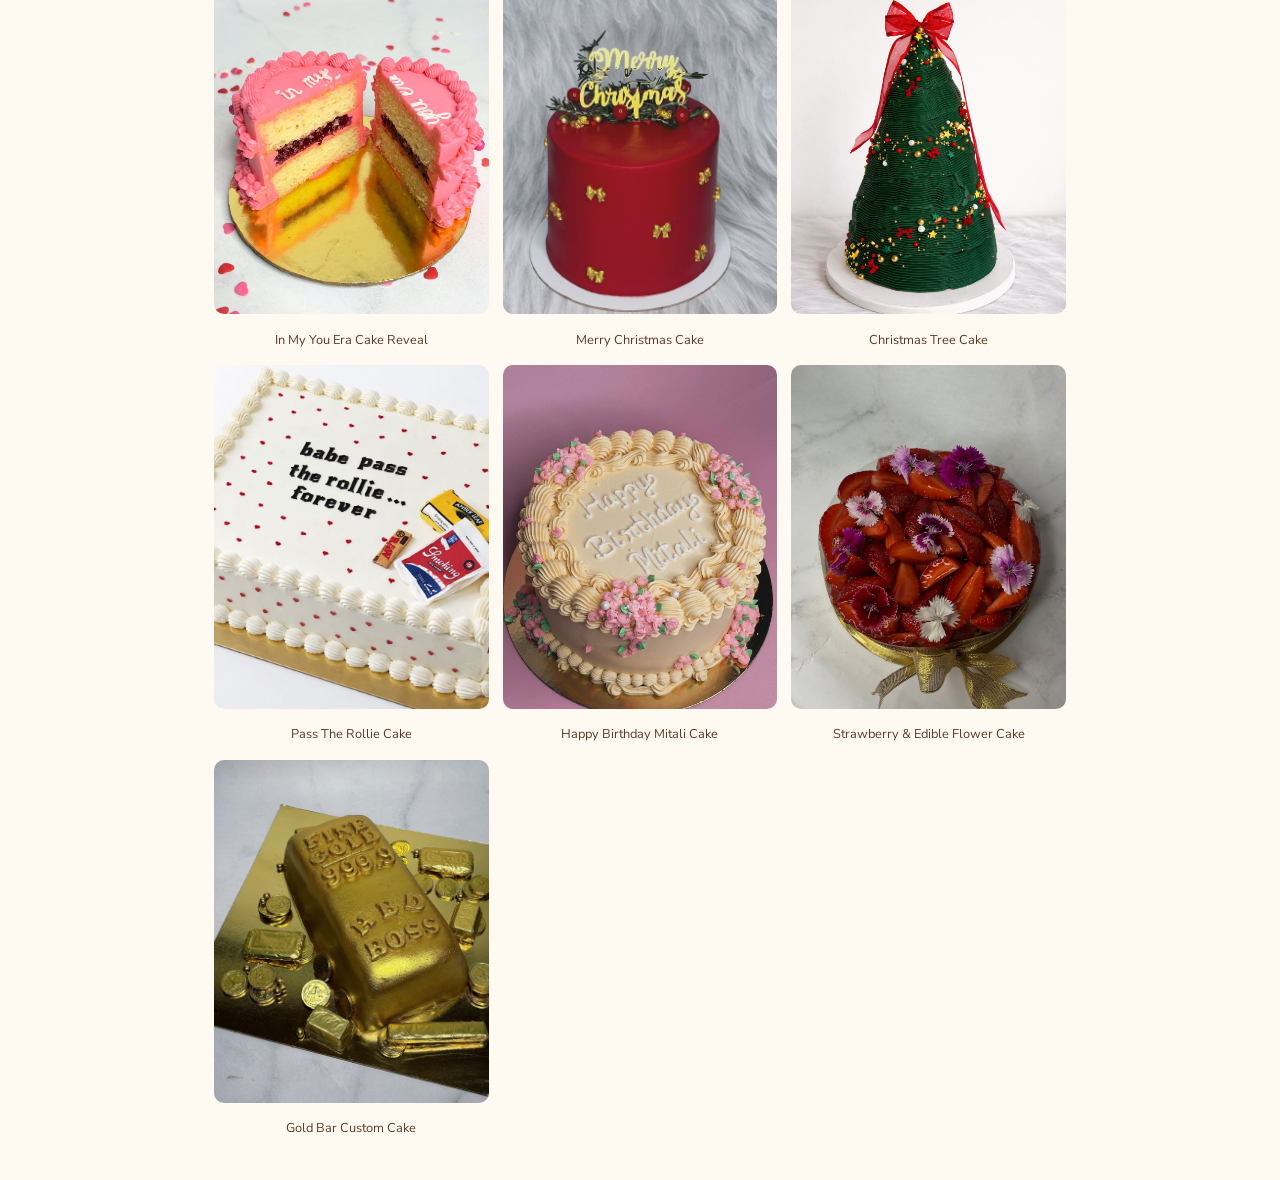
<file: gallery.html>
<!DOCTYPE html>
<html lang="en">
<head>
<meta charset="UTF-8">
<meta name="viewport" content="width=device-width, initial-scale=1.0">
<title>Gallery — Chubby Baker & Co</title>
<meta name="description" content="Photo gallery — Chubby Baker & Co, Bandra West, Mumbai.">
<link rel="icon" type="image/png" href="assets/logo.png">
<link rel="stylesheet" href="https://fonts.googleapis.com/css2?family=DM+Serif+Display:ital@0;1&family=Nunito+Sans:ital,wght@0,400;0,600;0,700;0,800;1,400&family=Caveat:wght@600;700&display=swap">
<link rel="stylesheet" href="style.css">
</head>
<body>

<nav class="top-nav" style="position:relative; background:var(--cocoa);">
  <a href="index.html" style="display:flex; align-items:center;"><img src="assets/logo.png" alt="Chubby Baker & Co logo" class="logo-img"></a>
  <button class="nav-toggle" id="navToggle" aria-label="Open menu" aria-expanded="false" aria-controls="navPanel">☰</button>
</nav>

<div class="nav-scrim" id="navScrim"></div>
<aside class="nav-panel" id="navPanel" aria-hidden="true">
  <button class="close-btn" id="navClose" aria-label="Close menu">✕</button>
  <ul>
    <li><a href="index.html">Home</a></li>
    <li><a href="about.html">About Us</a></li>
    <li><a href="menu.html">Menu</a></li>
    <li><a href="occasions.html">Occasions</a></li>
    <li><a href="gallery.html">Gallery</a></li>
    <li><a href="order.html">Order</a></li>
  </ul>
</aside>

<header class="page-hero">
  <div class="container">
    <h1>Gallery</h1>
    <p>A peek at our recent bakes</p>
  </div>
</header>

<div class="gallery-grid" id="galleryGrid"></div>
<p class="gallery-note" id="galleryNote">Real photos will be added here soon. In the meantime, follow <a class="underline-link" href="https://www.instagram.com/chubbybakerco/" target="_blank" rel="noopener">@chubbybakerco</a> on Instagram.</p>


<script src="scripts/reveal.js" defer></script>
<script>
  var toggle = document.getElementById('navToggle');
  var panel = document.getElementById('navPanel');
  var scrim = document.getElementById('navScrim');
  var closeBtn = document.getElementById('navClose');
  function openNav(){ panel.classList.add('open'); scrim.classList.add('open'); toggle.setAttribute('aria-expanded','true'); panel.setAttribute('aria-hidden','false'); }
  function closeNav(){ panel.classList.remove('open'); scrim.classList.remove('open'); toggle.setAttribute('aria-expanded','false'); panel.setAttribute('aria-hidden','true'); }
  toggle.addEventListener('click', openNav);
  closeBtn.addEventListener('click', closeNav);
  scrim.addEventListener('click', closeNav);

  fetch('data/gallery.json?t=' + Date.now())
    .then(r => r.json())
    .then(photos => {
      const grid = document.getElementById('galleryGrid');
      const note = document.getElementById('galleryNote');
      if(!photos.length){
        grid.innerHTML = Array(6).fill('<div class="gallery-empty">Photo coming soon</div>').join('');
        return;
      }
      note.style.display = 'none';
      grid.innerHTML = photos.map(p => `
        <figure class="reveal" style="margin:0;">
          <img src="${p.url}" alt="${p.caption || 'Chubby Baker & Co'}" loading="lazy" style="width:100%; aspect-ratio:4/5; object-fit:cover; border-radius:10px;">
          ${p.caption ? `<figcaption style="text-align:center; font-size:.8rem; margin-top:6px; color:var(--cocoa-soft);">${p.caption}</figcaption>` : ''}
        </figure>`).join('');
      if (window.chubbyReveal) window.chubbyReveal.scan();
    })
    .catch(() => {
      document.getElementById('galleryGrid').innerHTML = Array(6).fill('<div class="gallery-empty">Photo coming soon</div>').join('');
    });
</script>

</body>
</html>
</file>
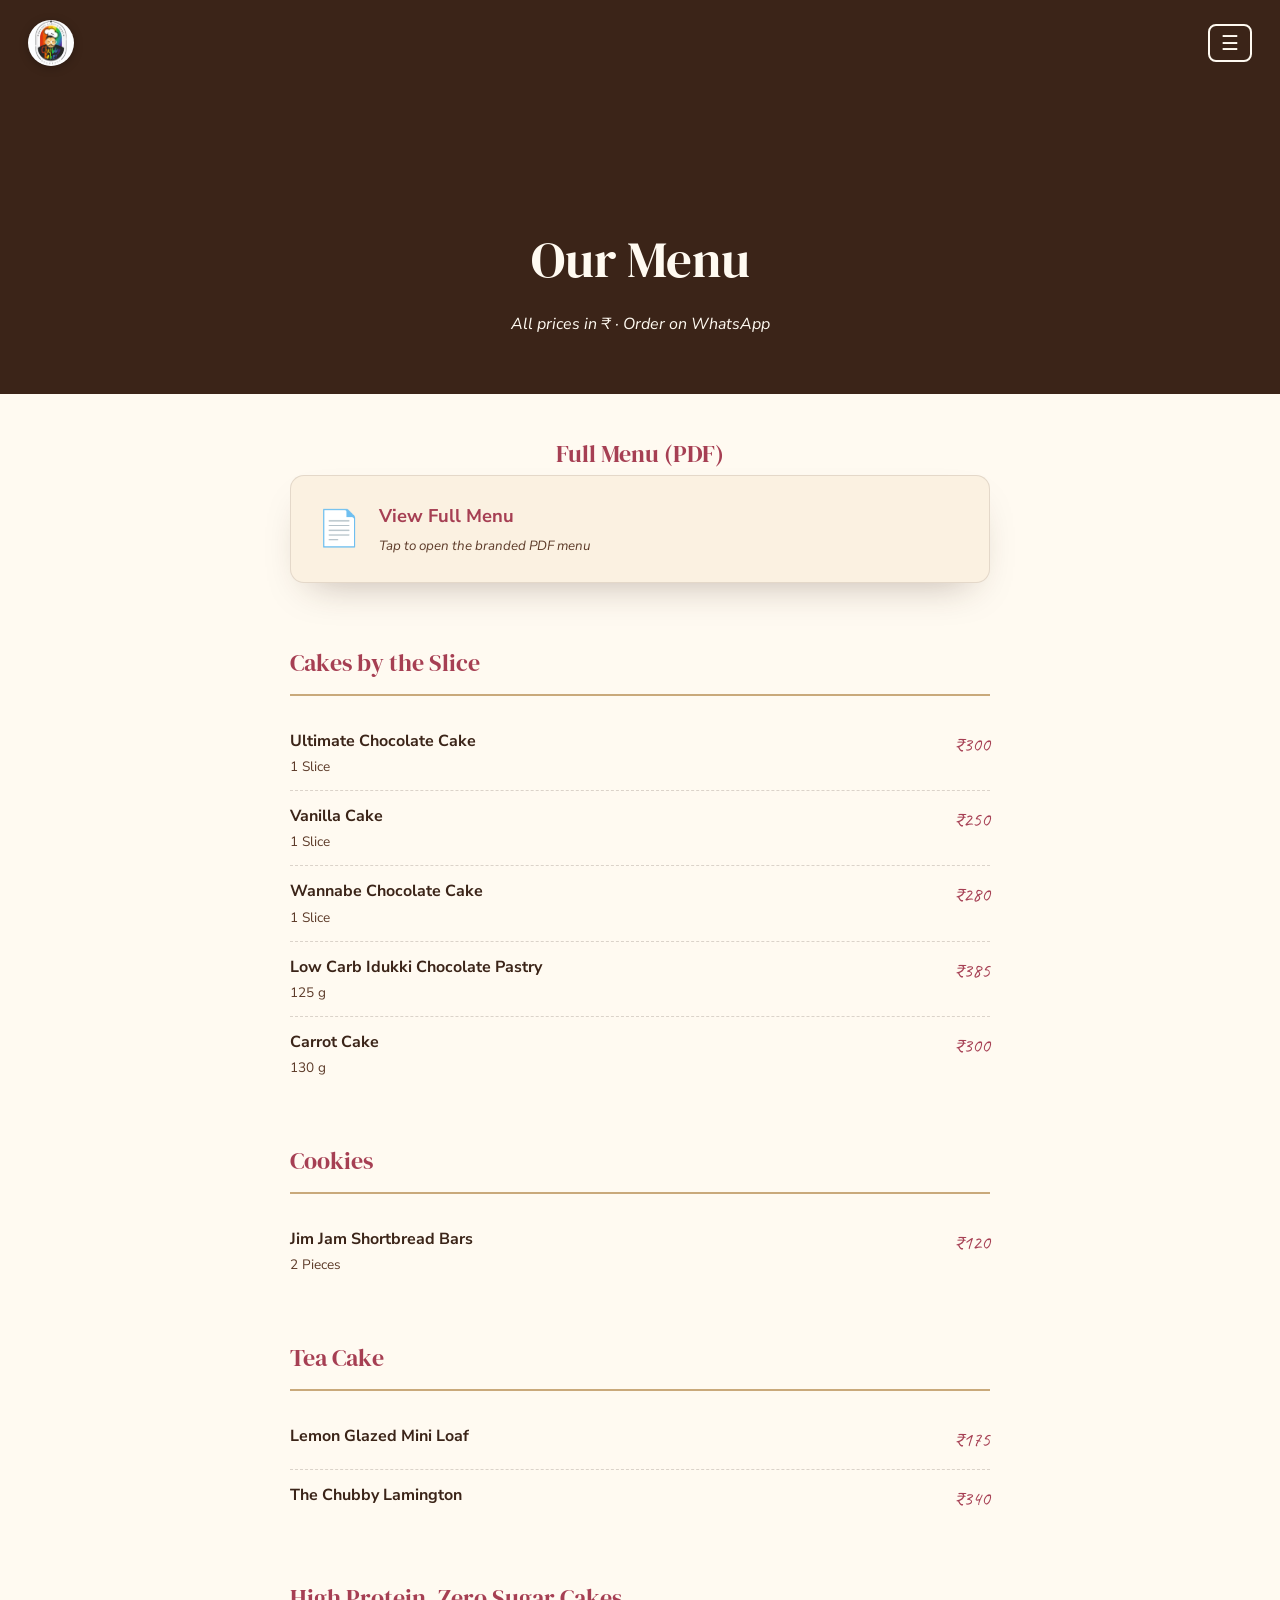
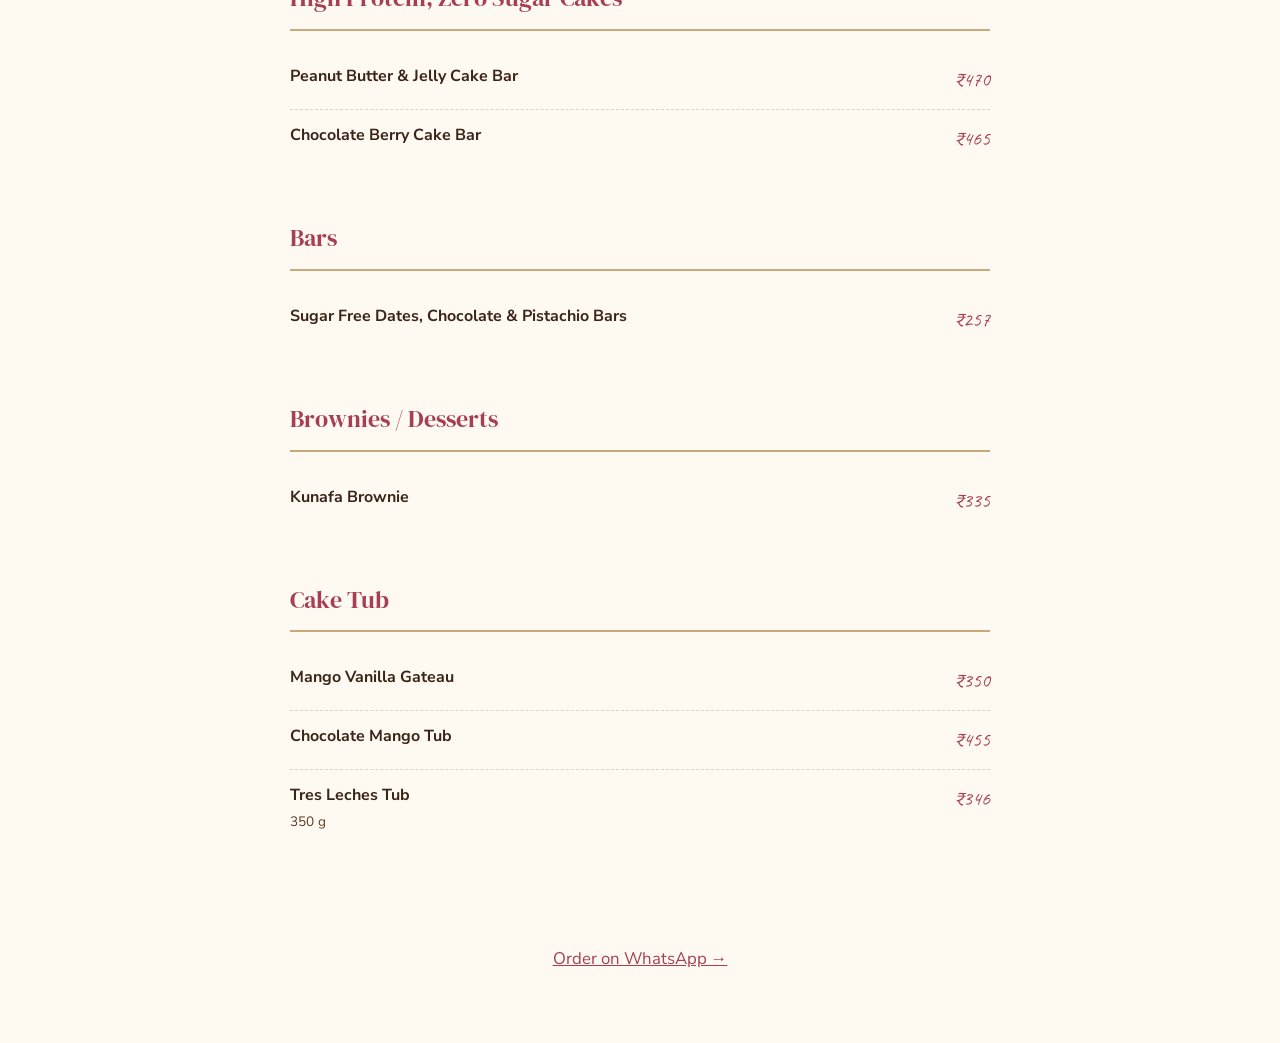
<file: menu.html>
<!DOCTYPE html>
<html lang="en">
<head>
<meta charset="UTF-8">
<meta name="viewport" content="width=device-width, initial-scale=1.0">
<title>Menu — Chubby Baker & Co</title>
<meta name="description" content="Full menu and prices — Chubby Baker & Co, Bandra West, Mumbai.">
<link rel="icon" type="image/png" href="assets/logo.png">
<link rel="stylesheet" href="https://fonts.googleapis.com/css2?family=DM+Serif+Display:ital@0;1&family=Nunito+Sans:ital,wght@0,400;0,600;0,700;0,800;1,400&family=Caveat:wght@600;700&display=swap">
<link rel="stylesheet" href="style.css">
</head>
<body>

<nav class="top-nav" style="position:relative; background:var(--cocoa);">
  <a href="index.html" style="display:flex; align-items:center;"><img src="assets/logo.png" alt="Chubby Baker & Co logo" class="logo-img"></a>
  <button class="nav-toggle" id="navToggle" aria-label="Open menu" aria-expanded="false" aria-controls="navPanel">☰</button>
</nav>

<div class="nav-scrim" id="navScrim"></div>
<aside class="nav-panel" id="navPanel" aria-hidden="true">
  <button class="close-btn" id="navClose" aria-label="Close menu">✕</button>
  <ul>
    <li><a href="index.html">Home</a></li>
    <li><a href="about.html">About Us</a></li>
    <li><a href="menu.html">Menu</a></li>
    <li><a href="occasions.html">Occasions</a></li>
    <li><a href="gallery.html">Gallery</a></li>
    <li><a href="order.html">Order</a></li>
  </ul>
</aside>

<header class="page-hero">
  <div class="container">
    <h1>Our Menu</h1>
    <p>All prices in ₹ · Order on WhatsApp</p>
  </div>
</header>

<section class="pdf-menu-section">
  <div class="container">
    <h2 style="text-align:center; border:none;">Full Menu (PDF)</h2>
    <div class="pdf-menu-card reveal">
      <a href="assets/menu.pdf" target="_blank" rel="noopener" class="pdf-menu-link">
        <span class="pdf-menu-icon">📄</span>
        <span class="pdf-menu-text">
          <strong>View Full Menu</strong>
          <small>Tap to open the branded PDF menu</small>
        </span>
      </a>
    </div>
  </div>
</section>

<div id="menuContainer">
  <p style="text-align:center; padding:40px 0; color:var(--cocoa-soft);">Loading menu…</p>
</div>

<section class="menu-section" style="text-align:center; padding-bottom:70px;">
  <a class="underline-link" href="https://wa.me/919167072309?text=Hi!%20I'd%20like%20to%20order%20from%20the%20menu." target="_blank" rel="noopener" style="font-size:1.05rem;">Order on WhatsApp →</a>
</section>

<script src="scripts/reveal.js" defer></script>
<script>
  var toggle = document.getElementById('navToggle');
  var panel = document.getElementById('navPanel');
  var scrim = document.getElementById('navScrim');
  var closeBtn = document.getElementById('navClose');
  function openNav(){ panel.classList.add('open'); scrim.classList.add('open'); toggle.setAttribute('aria-expanded','true'); panel.setAttribute('aria-hidden','false'); }
  function closeNav(){ panel.classList.remove('open'); scrim.classList.remove('open'); toggle.setAttribute('aria-expanded','false'); panel.setAttribute('aria-hidden','true'); }
  toggle.addEventListener('click', openNav);
  closeBtn.addEventListener('click', closeNav);
  scrim.addEventListener('click', closeNav);

  fetch('data/menu.json?t=' + Date.now())
    .then(r => r.json())
    .then(categories => {
      const wrap = document.getElementById('menuContainer');
      wrap.innerHTML = categories.map(cat => `
        <section class="menu-section reveal">
          <h2>${cat.category}</h2>
          ${cat.items.map(it => `
            <div class="menu-item">
              <div><span class="name">${it.name}</span>${it.qty ? `<span class="qty">${it.qty}</span>` : ''}</div>
              <span class="price">₹${it.price}</span>
            </div>`).join('')}
        </section>`).join('');
      if (window.chubbyReveal) window.chubbyReveal.scan();
    })
    .catch(() => {
      document.getElementById('menuContainer').innerHTML = '<p style="text-align:center; padding:40px;">Menu is being updated — please check back shortly, or message us on WhatsApp.</p>';
    });
</script>

</body>
</html>
</file>
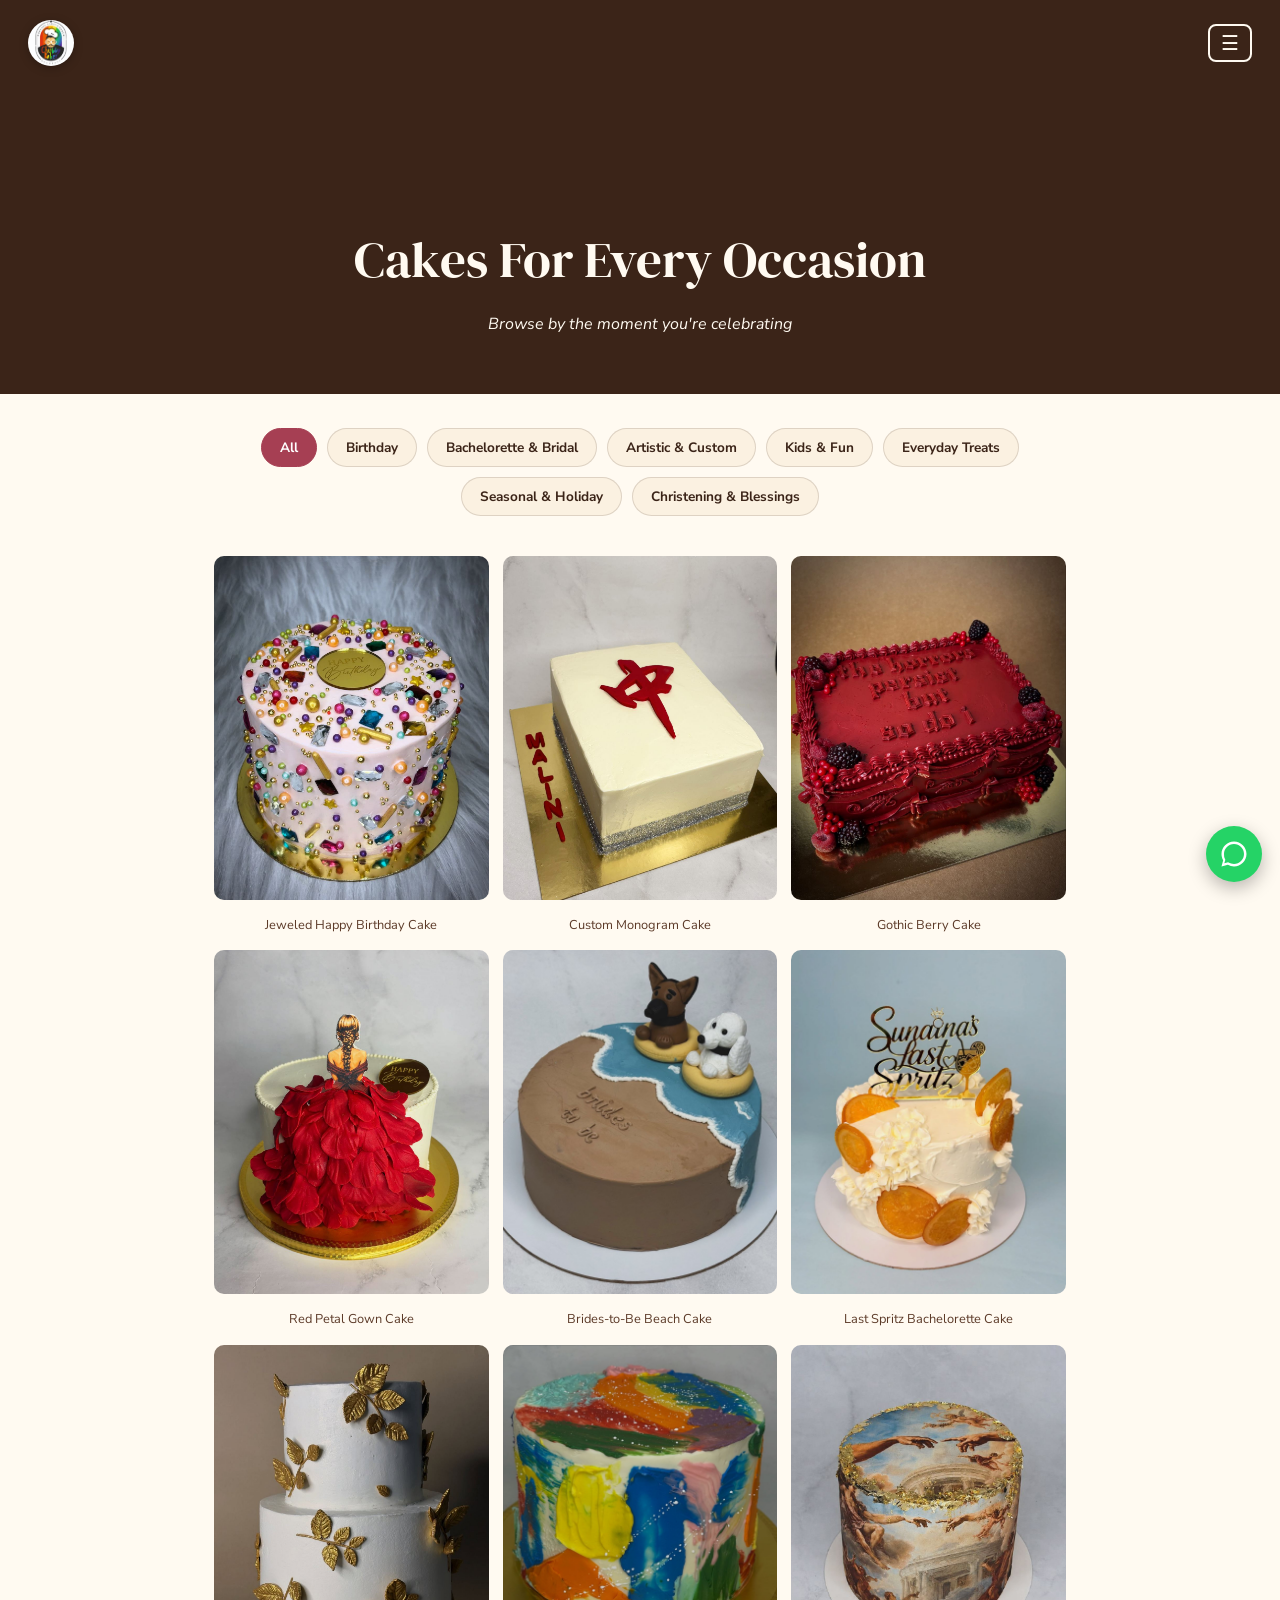
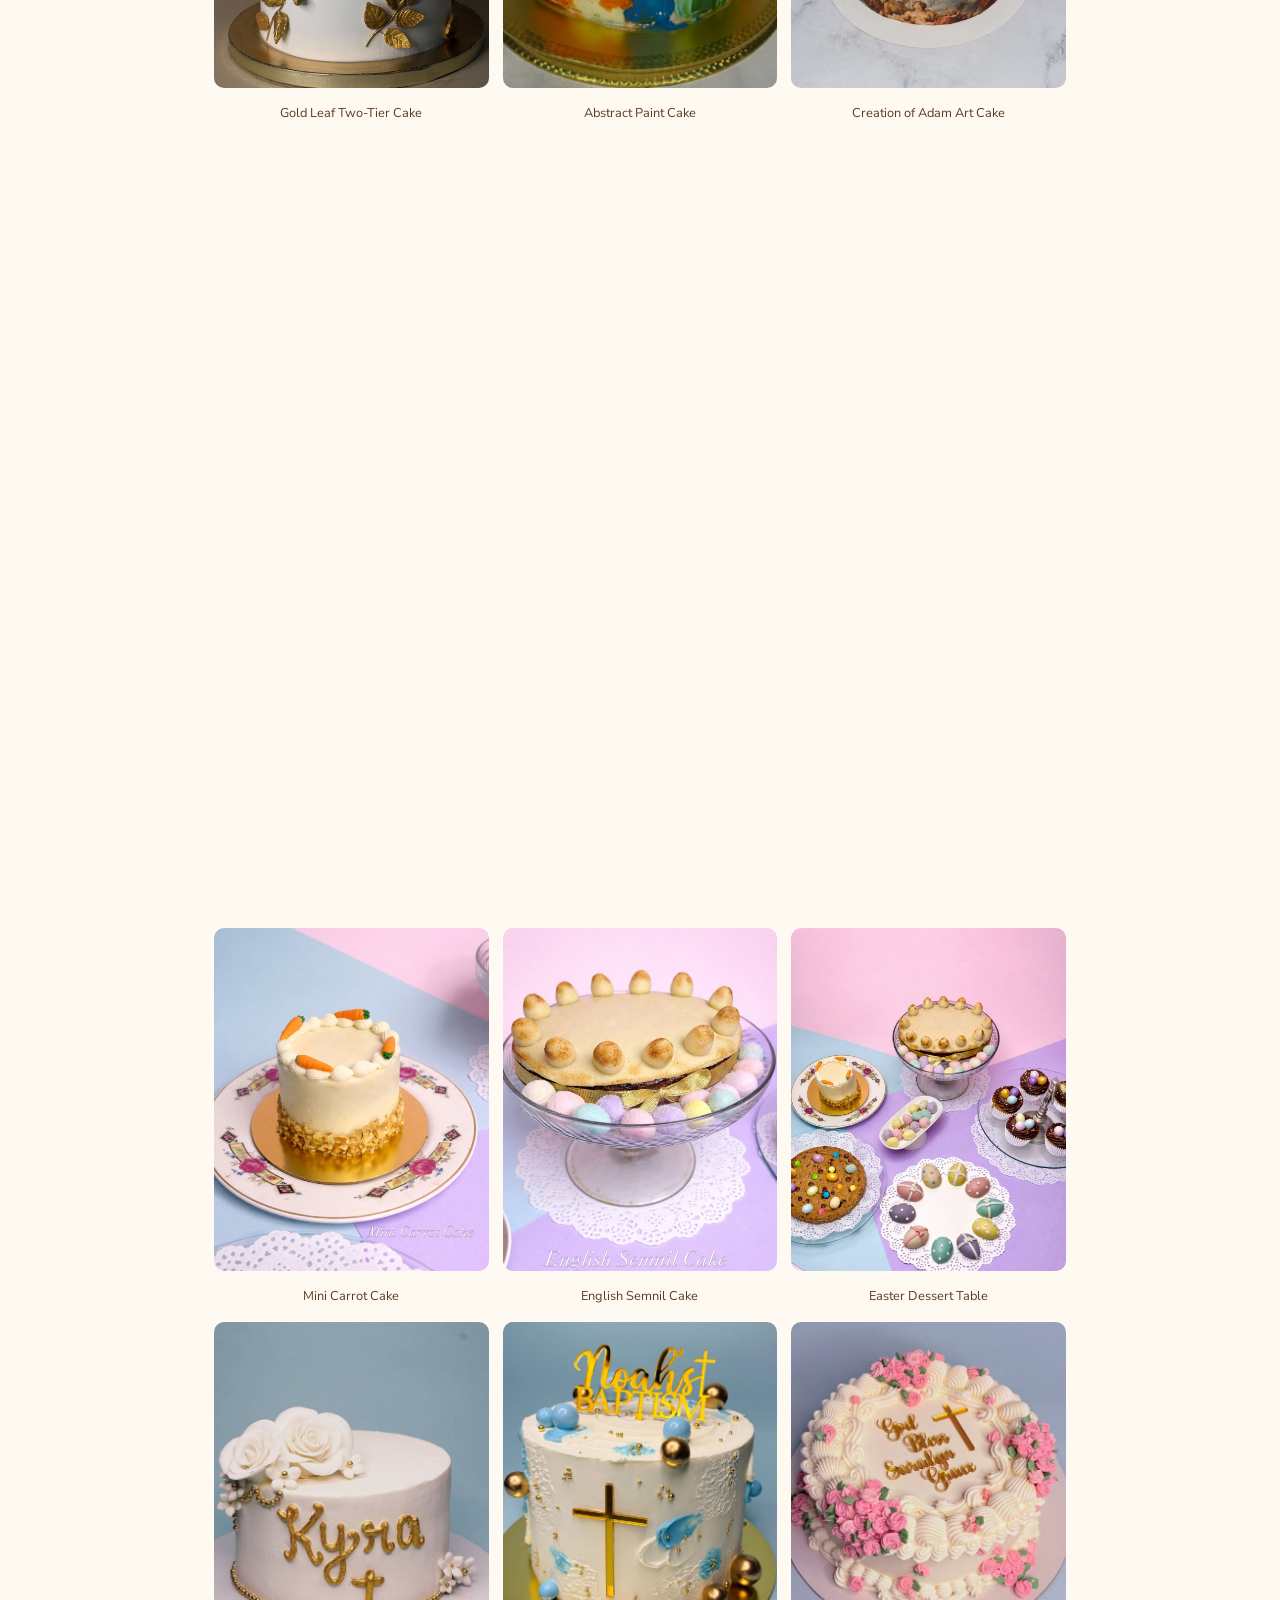
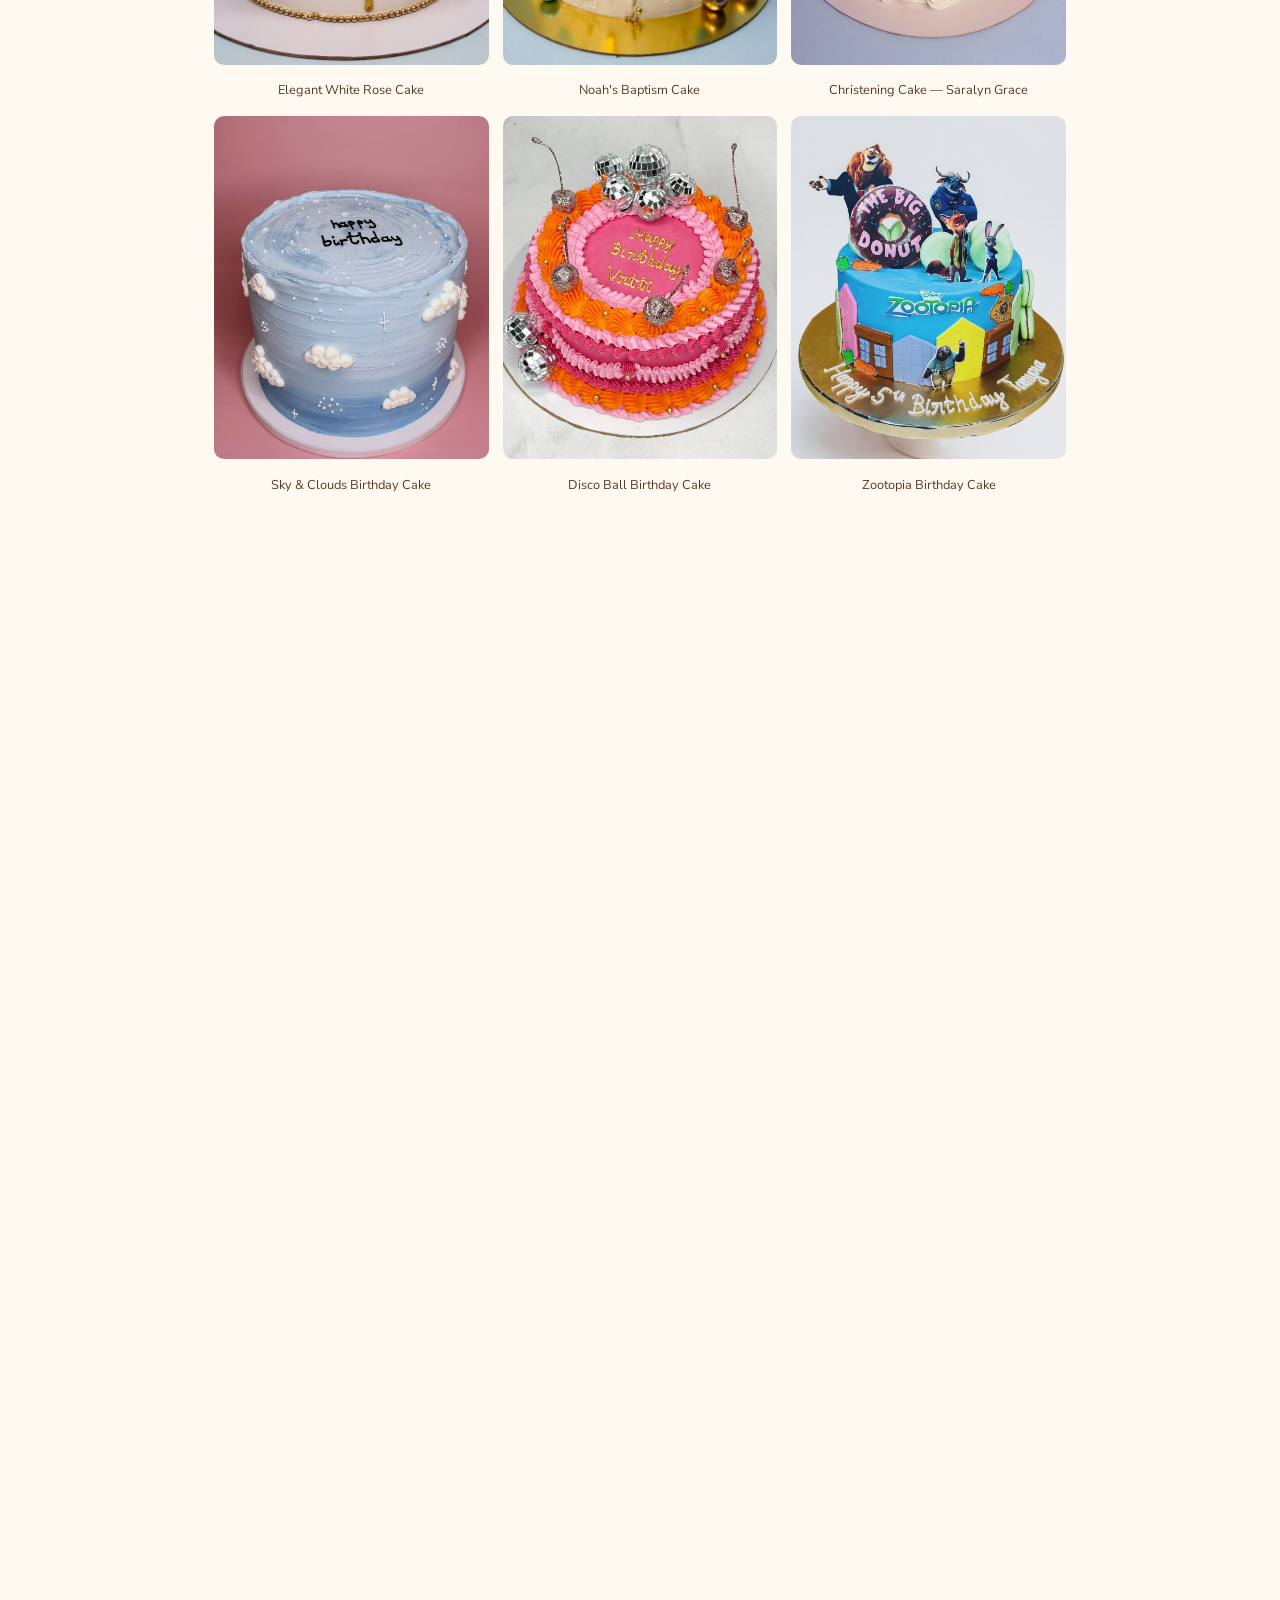
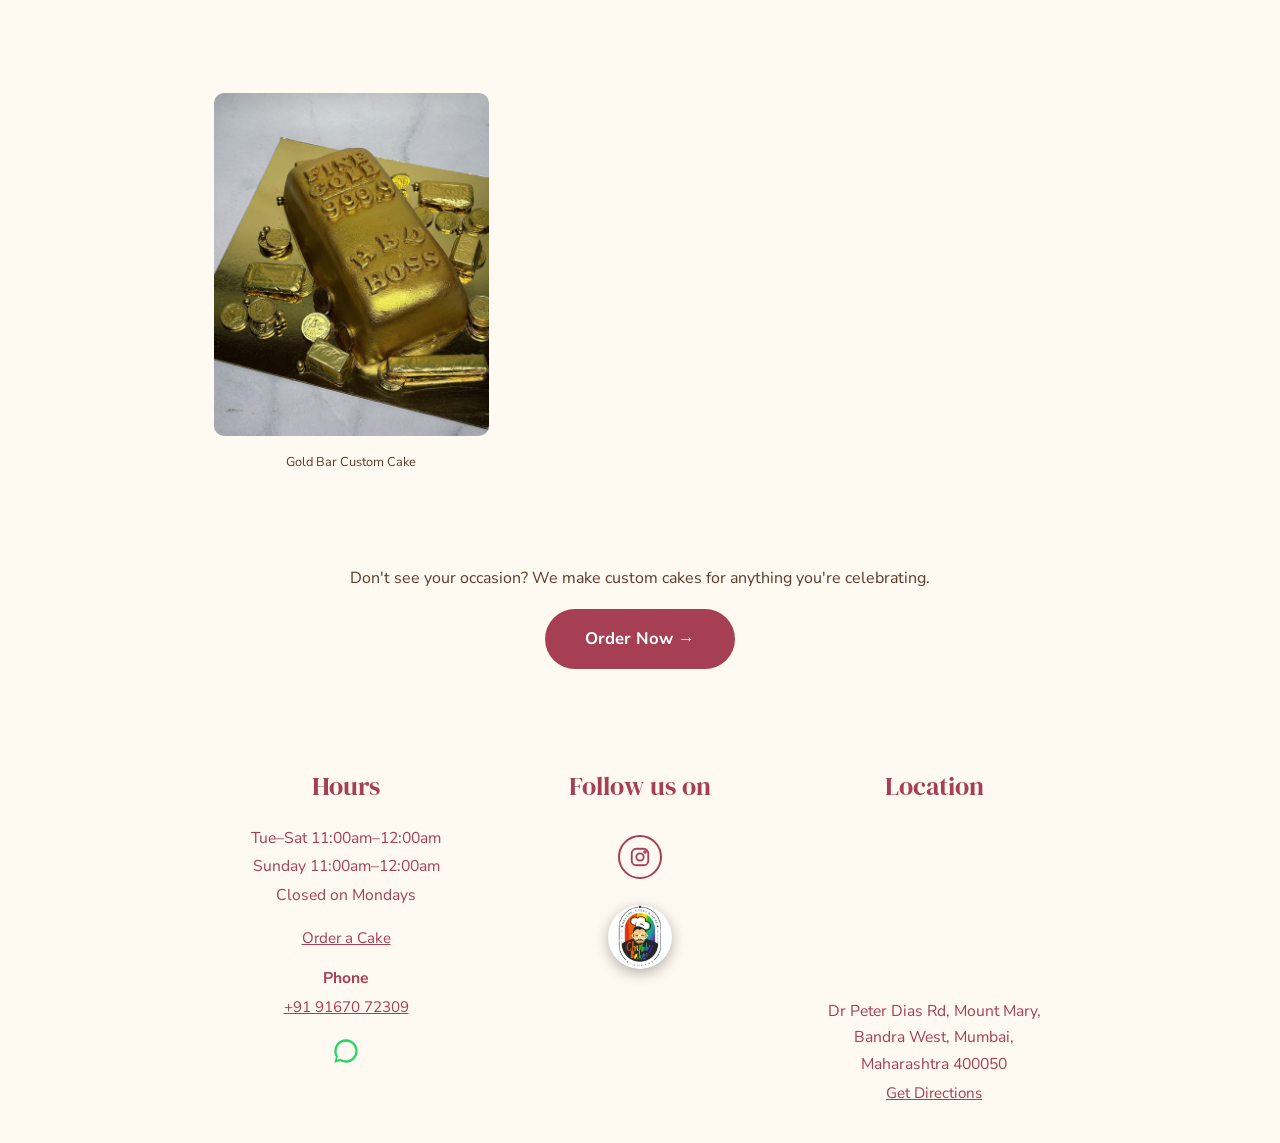
<file: occasions.html>
<!DOCTYPE html>
<html lang="en">
<head>
<meta charset="UTF-8">
<meta name="viewport" content="width=device-width, initial-scale=1.0">
<title>Occasions — Chubby Baker & Co</title>
<meta name="description" content="Browse Chubby Baker & Co cakes by occasion — birthdays, bachelorette, artistic custom designs and more.">
<link rel="icon" type="image/png" href="assets/logo.png">
<link rel="stylesheet" href="https://fonts.googleapis.com/css2?family=DM+Serif+Display:ital@0;1&family=Nunito+Sans:ital,wght@0,400;0,600;0,700;0,800;1,400&family=Caveat:wght@600;700&display=swap">
<link rel="stylesheet" href="style.css">
</head>
<body>

<nav class="top-nav" style="position:relative; background:var(--cocoa);">
  <a href="index.html" style="display:flex; align-items:center;"><img src="assets/logo.png" alt="Chubby Baker & Co logo" class="logo-img"></a>
  <button class="nav-toggle" id="navToggle" aria-label="Open menu" aria-expanded="false" aria-controls="navPanel">☰</button>
</nav>

<div class="nav-scrim" id="navScrim"></div>
<aside class="nav-panel" id="navPanel" aria-hidden="true">
  <button class="close-btn" id="navClose" aria-label="Close menu">✕</button>
  <ul>
    <li><a href="index.html">Home</a></li>
    <li><a href="about.html">About Us</a></li>
    <li><a href="menu.html">Menu</a></li>
    <li><a href="occasions.html">Occasions</a></li>
    <li><a href="gallery.html">Gallery</a></li>
    <li><a href="order.html">Order</a></li>
  </ul>
</aside>

<header class="page-hero">
  <div class="container">
    <h1>Cakes For Every Occasion</h1>
    <p>Browse by the moment you're celebrating</p>
  </div>
</header>

<div class="occ-tabs" id="occTabs"></div>
<div class="gallery-grid" id="occGrid"></div>

<div class="container reveal" style="text-align:center; padding:36px 24px 56px;">
  <p style="color:var(--cocoa-soft); margin-bottom:16px;">Don't see your occasion? We make custom cakes for anything you're celebrating.</p>
  <a class="btn" href="order.html" style="display:inline-block; background:var(--berry); color:#fff; padding:16px 40px; border-radius:999px; font-weight:700; font-size:1.05rem; text-decoration:none;">Order Now →</a>
</div>

<footer id="location" class="reveal">
  <div class="container foot-grid">
    <div>
      <h2>Hours</h2>
      <p>Tue&ndash;Sat 11:00am&ndash;12:00am</p>
      <p>Sunday 11:00am&ndash;12:00am</p>
      <p>Closed on Mondays</p>
      <p style="margin-top:16px;"><a class="underline-link" href="https://wa.me/919167072309" target="_blank" rel="noopener">Order a Cake</a></p>
      <p style="margin-top:14px;"><strong>Phone</strong></p>
      <p><a class="underline-link" href="tel:+919167072309">+91 91670 72309</a></p>
      <a class="whatsapp-icon" href="https://wa.me/919167072309" target="_blank" rel="noopener" aria-label="WhatsApp us">
        <svg width="28" height="28" viewBox="0 0 24 24" fill="#25D366"><path d="M12 2C6.48 2 2 6.48 2 12c0 1.85.5 3.58 1.36 5.07L2 22l5.09-1.33A9.94 9.94 0 0012 22c5.52 0 10-4.48 10-10S17.52 2 12 2zm0 18c-1.6 0-3.1-.42-4.4-1.16l-.31-.18-3.02.79.8-2.94-.2-.32A7.94 7.94 0 014 12c0-4.41 3.59-8 8-8s8 3.59 8 8-3.59 8-8 8z"/></svg>
      </a>
    </div>
    <div>
      <h2>Follow us on</h2>
      <a class="insta-circle" href="https://www.instagram.com/chubbybakerco/" target="_blank" rel="noopener" aria-label="Instagram">
        <svg width="22" height="22" viewBox="0 0 24 24" fill="none" stroke="var(--berry)" stroke-width="2"><rect x="3" y="3" width="18" height="18" rx="5"/><circle cx="12" cy="12" r="4"/><circle cx="17.5" cy="6.5" r="1"/></svg>
      </a>
      <div class="foot-logo"><img src="assets/logo.png" alt="Chubby Baker & Co logo" class="foot-logo-img"></div>
    </div>
    <div>
      <h2>Location</h2>
      <div class="map-frame">
        <iframe title="Chubby Baker & Co location map" src="https://www.google.com/maps?q=19.0493807,72.8245083(Chubby+Baker+%26+Co)&z=16&output=embed" width="100%" height="150" style="border:0;" loading="lazy" referrerpolicy="no-referrer-when-downgrade"></iframe>
      </div>
      <p style="margin-top:14px;">Dr Peter Dias Rd, Mount Mary,<br>Bandra West, Mumbai,<br>Maharashtra 400050</p>
      <p><a class="underline-link" href="https://www.google.com/maps/place/Chubby+Baker+%26+Co,+Dr+Peter+Dias+Rd,+Mount+Mary,+Bandra+West,+Mumbai,+Maharashtra+400050/@19.0493807,72.8245083,16z/data=!4m6!3m5!1s0x3be7c98d01e0baef:0xc9224892aebaef61!8m2!3d19.0493807!4d72.8245083!16s%2Fg%2F11sc46_8hx" target="_blank" rel="noopener">Get Directions</a></p>
    </div>
  </div>
</footer>

<a class="whatsapp-fab" href="https://wa.me/919167072309?text=Hi!%20I'd%20like%20to%20enquire%20about%20a%20cake." target="_blank" rel="noopener" aria-label="Order on WhatsApp">
  <svg width="30" height="30" viewBox="0 0 24 24" fill="#fff"><path d="M12 2C6.48 2 2 6.48 2 12c0 1.85.5 3.58 1.36 5.07L2 22l5.09-1.33A9.94 9.94 0 0012 22c5.52 0 10-4.48 10-10S17.52 2 12 2zm0 18c-1.6 0-3.1-.42-4.4-1.16l-.31-.18-3.02.79.8-2.94-.2-.32A7.94 7.94 0 014 12c0-4.41 3.59-8 8-8s8 3.59 8 8-3.59 8-8 8z"/></svg>
</a>

<script src="scripts/reveal.js" defer></script>
<script>
  var toggle = document.getElementById('navToggle');
  var panel = document.getElementById('navPanel');
  var scrim = document.getElementById('navScrim');
  var closeBtn = document.getElementById('navClose');
  function openNav(){ panel.classList.add('open'); scrim.classList.add('open'); toggle.setAttribute('aria-expanded','true'); panel.setAttribute('aria-hidden','false'); }
  function closeNav(){ panel.classList.remove('open'); scrim.classList.remove('open'); toggle.setAttribute('aria-expanded','false'); panel.setAttribute('aria-hidden','true'); }
  toggle.addEventListener('click', openNav);
  closeBtn.addEventListener('click', closeNav);
  scrim.addEventListener('click', closeNav);

  fetch('data/occasions.json?t=' + Date.now())
    .then(r => r.json())
    .then(items => {
      var grid = document.getElementById('occGrid');
      var tabsWrap = document.getElementById('occTabs');
      var cats = ['All'];
      items.forEach(function (it) { if (cats.indexOf(it.category) === -1) cats.push(it.category); });

      tabsWrap.innerHTML = cats.map(function (c, i) {
        return '<button class="occ-tab' + (i === 0 ? ' active' : '') + '" data-cat="' + c + '">' + c + '</button>';
      }).join('');

      grid.innerHTML = items.map(function (p) {
        return '<figure class="reveal occ-item" data-cat="' + p.category + '" style="margin:0;">' +
          '<img src="' + p.url + '" alt="' + (p.caption || 'Chubby Baker & Co') + '" loading="lazy" style="width:100%; aspect-ratio:4/5; object-fit:cover; border-radius:10px;">' +
          (p.caption ? '<figcaption style="text-align:center; font-size:.8rem; margin-top:6px; color:var(--cocoa-soft);">' + p.caption + '</figcaption>' : '') +
          '</figure>';
      }).join('');

      if (window.chubbyReveal) window.chubbyReveal.scan();

      var tabs = tabsWrap.querySelectorAll('.occ-tab');
      var itemsEls = grid.querySelectorAll('.occ-item');
      tabs.forEach(function (tab) {
        tab.addEventListener('click', function () {
          tabs.forEach(function (t) { t.classList.remove('active'); });
          tab.classList.add('active');
          var cat = tab.getAttribute('data-cat');
          itemsEls.forEach(function (el) {
            el.style.display = (cat === 'All' || el.getAttribute('data-cat') === cat) ? '' : 'none';
          });
        });
      });
    })
    .catch(() => {
      document.getElementById('occGrid').innerHTML = '<p style="text-align:center; padding:30px;">Couldn\'t load photos right now.</p>';
    });
</script>

</body>
</html>
</file>
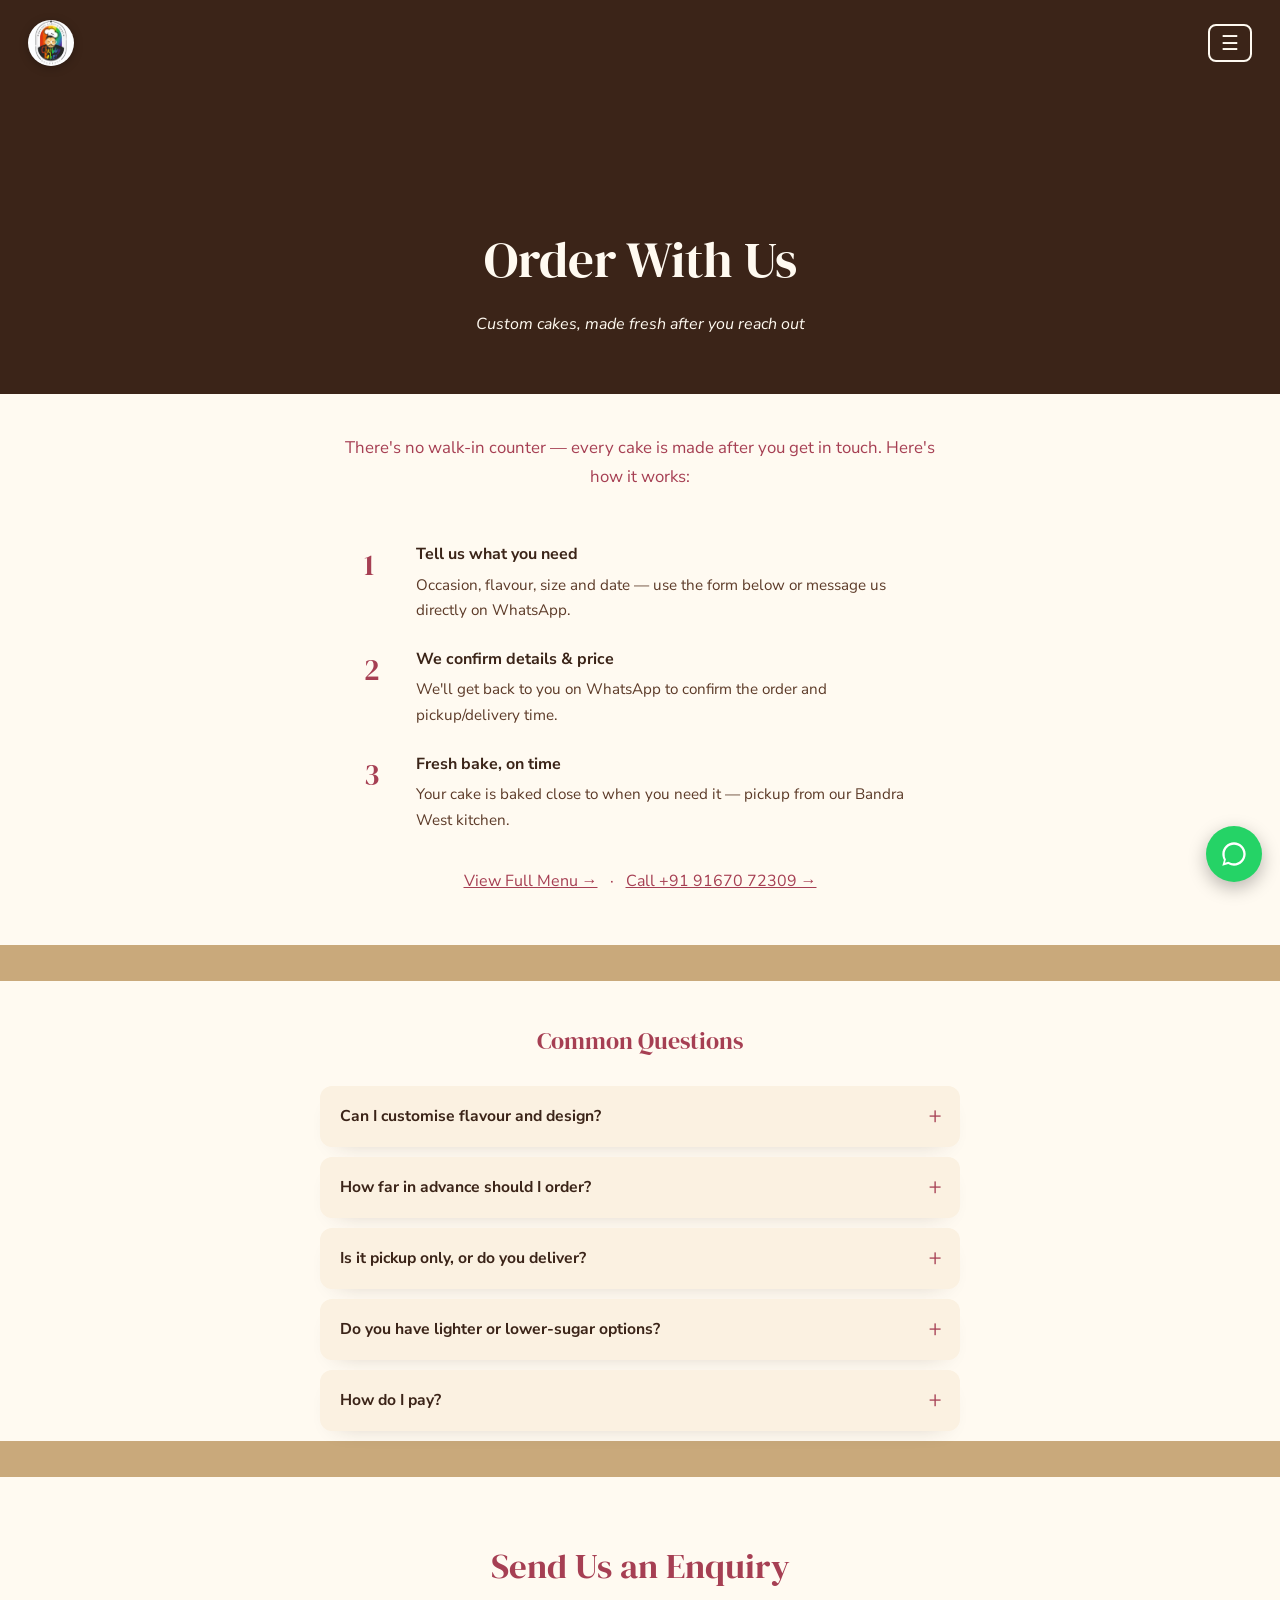
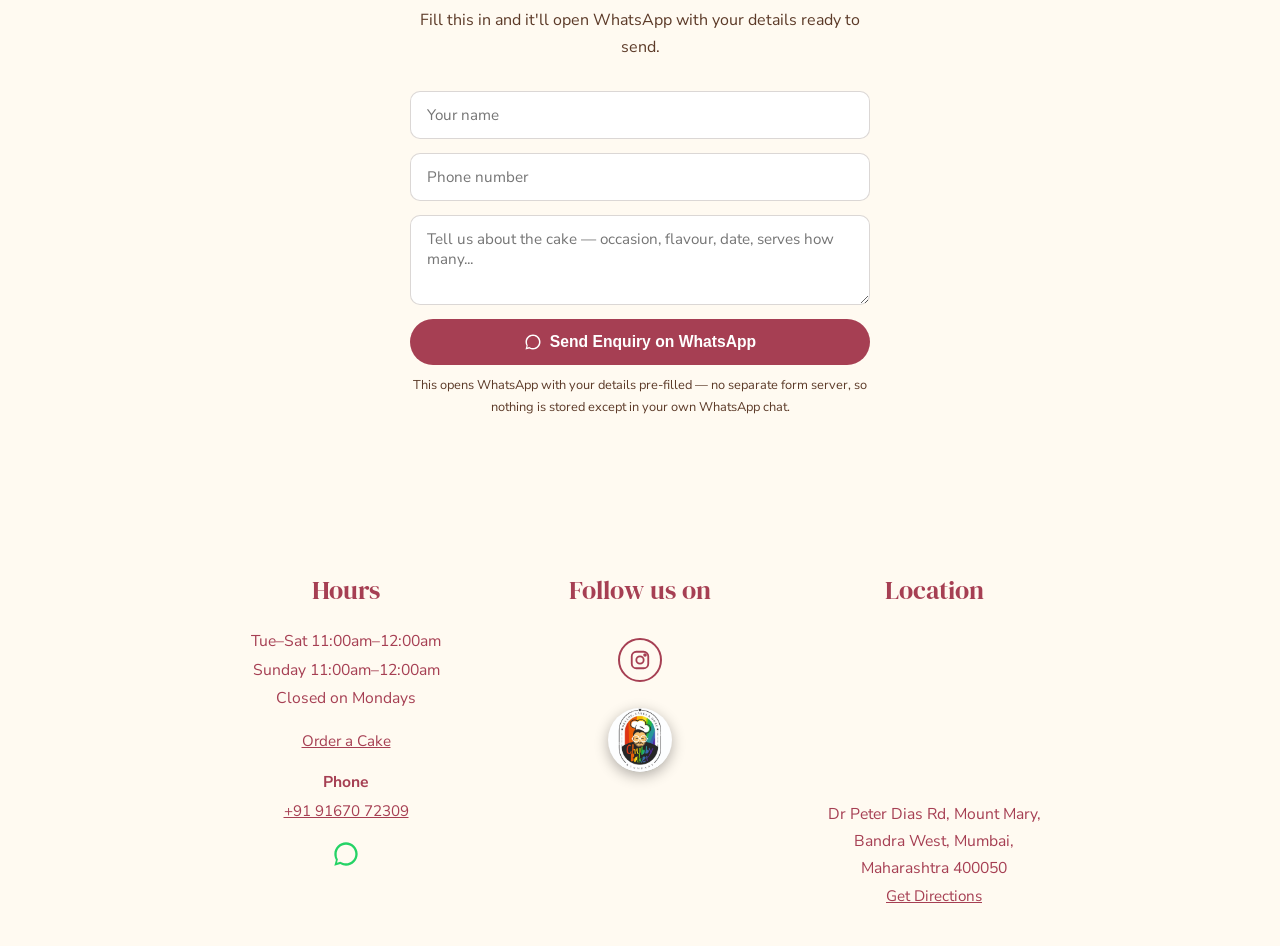
<file: order.html>
<!DOCTYPE html>
<html lang="en">
<head>
<meta charset="UTF-8">
<meta name="viewport" content="width=device-width, initial-scale=1.0">
<title>Order — Chubby Baker & Co</title>
<meta name="description" content="Order custom cakes and desserts from Chubby Baker & Co, Bandra West, Mumbai.">
<link rel="canonical" href="https://itsadityaprasad09-hub.github.io/chubby-baker-co/order.html">
<link rel="icon" type="image/png" href="assets/logo.png">
<link rel="preconnect" href="https://fonts.googleapis.com">
<link rel="preconnect" href="https://fonts.gstatic.com" crossorigin>
<link rel="stylesheet" href="https://fonts.googleapis.com/css2?family=DM+Serif+Display:ital@0;1&family=Nunito+Sans:ital,wght@0,400;0,600;0,700;0,800;1,400&family=Caveat:wght@600;700&display=swap">
<link rel="stylesheet" href="style.css">
</head>
<body>

<nav class="top-nav" style="position:relative; background:var(--cocoa);">
  <a href="index.html" style="display:flex; align-items:center;"><img src="assets/logo.png" alt="Chubby Baker & Co logo" class="logo-img"></a>
  <button class="nav-toggle" id="navToggle" aria-label="Open menu" aria-expanded="false" aria-controls="navPanel">☰</button>
</nav>

<div class="nav-scrim" id="navScrim"></div>
<aside class="nav-panel" id="navPanel" aria-hidden="true">
  <button class="close-btn" id="navClose" aria-label="Close menu">✕</button>
  <ul>
    <li><a href="index.html">Home</a></li>
    <li><a href="about.html">About Us</a></li>
    <li><a href="menu.html">Menu</a></li>
    <li><a href="occasions.html">Occasions</a></li>
    <li><a href="gallery.html">Gallery</a></li>
    <li><a href="order.html">Order</a></li>
  </ul>
</aside>

<header class="page-hero">
  <div class="container">
    <h1>Order With Us</h1>
    <p>Custom cakes, made fresh after you reach out</p>
  </div>
</header>

<section class="about-body reveal" style="margin-top:40px;">
  <p>There's no walk-in counter — every cake is made after you get in touch. Here's how it works:</p>
</section>

<section class="container reveal" style="max-width:600px; margin:0 auto 50px; padding:0 24px;">
  <div style="display:flex; flex-direction:column; gap:22px;">
    <div style="display:flex; gap:16px; align-items:flex-start;">
      <div style="font-family:var(--serif); font-size:1.8rem; color:var(--berry); min-width:36px;">1</div>
      <div><strong style="color:var(--cocoa);">Tell us what you need</strong><p style="margin:4px 0 0; color:var(--cocoa-soft); font-size:.95rem;">Occasion, flavour, size and date — use the form below or message us directly on WhatsApp.</p></div>
    </div>
    <div style="display:flex; gap:16px; align-items:flex-start;">
      <div style="font-family:var(--serif); font-size:1.8rem; color:var(--berry); min-width:36px;">2</div>
      <div><strong style="color:var(--cocoa);">We confirm details &amp; price</strong><p style="margin:4px 0 0; color:var(--cocoa-soft); font-size:.95rem;">We'll get back to you on WhatsApp to confirm the order and pickup/delivery time.</p></div>
    </div>
    <div style="display:flex; gap:16px; align-items:flex-start;">
      <div style="font-family:var(--serif); font-size:1.8rem; color:var(--berry); min-width:36px;">3</div>
      <div><strong style="color:var(--cocoa);">Fresh bake, on time</strong><p style="margin:4px 0 0; color:var(--cocoa-soft); font-size:.95rem;">Your cake is baked close to when you need it — pickup from our Bandra West kitchen.</p></div>
    </div>
  </div>
  <p style="text-align:center; margin-top:34px;">
    <a class="underline-link" href="menu.html" style="font-size:1rem;">View Full Menu →</a>
    &nbsp; · &nbsp;
    <a class="underline-link" href="tel:+919167072309" style="font-size:1rem;">Call +91 91670 72309 →</a>
  </p>
</section>

<div class="divider-bar"></div>

<section class="faq-section reveal">
  <div class="container">
    <h2 style="text-align:center;">Common Questions</h2>
    <div class="faq-list">
      <div class="faq-item">
        <button class="faq-question">Can I customise flavour and design?<span class="faq-plus">+</span></button>
        <div class="faq-answer"><p>Yes — every cake is made to order, so flavour, size and design are worked out with you before we confirm anything. Share references or ideas and we'll tell you what's possible.</p></div>
      </div>
      <div class="faq-item">
        <button class="faq-question">How far in advance should I order?<span class="faq-plus">+</span></button>
        <div class="faq-answer"><p>The earlier you reach out, the more flexible we can be with your date. Message us on WhatsApp with your date and we'll confirm availability.</p></div>
      </div>
      <div class="faq-item">
        <button class="faq-question">Is it pickup only, or do you deliver?<span class="faq-plus">+</span></button>
        <div class="faq-answer"><p>Pickup is from our Bandra West kitchen. For delivery, message us your location on WhatsApp and we'll let you know if it works.</p></div>
      </div>
      <div class="faq-item">
        <button class="faq-question">Do you have lighter or lower-sugar options?<span class="faq-plus">+</span></button>
        <div class="faq-answer"><p>Yes — alongside our regular cakes we make lighter options like millet cakes for anyone watching sugar. Ask us when you enquire.</p></div>
      </div>
      <div class="faq-item">
        <button class="faq-question">How do I pay?<span class="faq-plus">+</span></button>
        <div class="faq-answer"><p>Payment details are shared once your order is confirmed on WhatsApp.</p></div>
      </div>
    </div>
  </div>
</section>

<div class="divider-bar"></div>

<section class="enquiry-section reveal">
  <div class="container">
    <h2>Send Us an Enquiry</h2>
    <p>Fill this in and it'll open WhatsApp with your details ready to send.</p>
    <form class="enquiry-form" id="enquiryForm">
      <input type="text" id="enqName" placeholder="Your name" required>
      <input type="tel" id="enqPhone" placeholder="Phone number" required>
      <textarea id="enqMessage" placeholder="Tell us about the cake — occasion, flavour, date, serves how many..." required></textarea>
      <button type="submit">
        <svg width="18" height="18" viewBox="0 0 24 24" fill="#fff"><path d="M12 2C6.48 2 2 6.48 2 12c0 1.85.5 3.58 1.36 5.07L2 22l5.09-1.33A9.94 9.94 0 0012 22c5.52 0 10-4.48 10-10S17.52 2 12 2zm0 18c-1.6 0-3.1-.42-4.4-1.16l-.31-.18-3.02.79.8-2.94-.2-.32A7.94 7.94 0 014 12c0-4.41 3.59-8 8-8s8 3.59 8 8-3.59 8-8 8z"/></svg>
        Send Enquiry on WhatsApp
      </button>
    </form>
    <p class="enquiry-note">This opens WhatsApp with your details pre-filled — no separate form server, so nothing is stored except in your own WhatsApp chat.</p>
  </div>
</section>

<footer id="location" class="reveal">
  <div class="container foot-grid">
    <div>
      <h2>Hours</h2>
      <p>Tue&ndash;Sat 11:00am&ndash;12:00am</p>
      <p>Sunday 11:00am&ndash;12:00am</p>
      <p>Closed on Mondays</p>
      <p style="margin-top:16px;"><a class="underline-link" href="https://wa.me/919167072309" target="_blank" rel="noopener">Order a Cake</a></p>
      <p style="margin-top:14px;"><strong>Phone</strong></p>
      <p><a class="underline-link" href="tel:+919167072309">+91 91670 72309</a></p>
      <a class="whatsapp-icon" href="https://wa.me/919167072309" target="_blank" rel="noopener" aria-label="WhatsApp us">
        <svg width="28" height="28" viewBox="0 0 24 24" fill="#25D366"><path d="M12 2C6.48 2 2 6.48 2 12c0 1.85.5 3.58 1.36 5.07L2 22l5.09-1.33A9.94 9.94 0 0012 22c5.52 0 10-4.48 10-10S17.52 2 12 2zm0 18c-1.6 0-3.1-.42-4.4-1.16l-.31-.18-3.02.79.8-2.94-.2-.32A7.94 7.94 0 014 12c0-4.41 3.59-8 8-8s8 3.59 8 8-3.59 8-8 8z"/></svg>
      </a>
    </div>
    <div>
      <h2>Follow us on</h2>
      <a class="insta-circle" href="https://www.instagram.com/chubbybakerco/" target="_blank" rel="noopener" aria-label="Instagram">
        <svg width="22" height="22" viewBox="0 0 24 24" fill="none" stroke="var(--berry)" stroke-width="2"><rect x="3" y="3" width="18" height="18" rx="5"/><circle cx="12" cy="12" r="4"/><circle cx="17.5" cy="6.5" r="1"/></svg>
      </a>
      <div class="foot-logo"><img src="assets/logo.png" alt="Chubby Baker & Co logo" class="foot-logo-img"></div>
    </div>
    <div>
      <h2>Location</h2>
      <div class="map-frame">
        <iframe title="Chubby Baker & Co location map" src="https://www.google.com/maps?q=19.0493807,72.8245083(Chubby+Baker+%26+Co)&z=16&output=embed" width="100%" height="150" style="border:0;" loading="lazy" referrerpolicy="no-referrer-when-downgrade"></iframe>
      </div>
      <p style="margin-top:14px;">Dr Peter Dias Rd, Mount Mary,<br>Bandra West, Mumbai,<br>Maharashtra 400050</p>
      <p><a class="underline-link" href="https://www.google.com/maps/place/Chubby+Baker+%26+Co,+Dr+Peter+Dias+Rd,+Mount+Mary,+Bandra+West,+Mumbai,+Maharashtra+400050/@19.0493807,72.8245083,16z/data=!4m6!3m5!1s0x3be7c98d01e0baef:0xc9224892aebaef61!8m2!3d19.0493807!4d72.8245083!16s%2Fg%2F11sc46_8hx" target="_blank" rel="noopener">Get Directions</a></p>
    </div>
  </div>
</footer>

<a class="whatsapp-fab" href="https://wa.me/919167072309?text=Hi!%20I'd%20like%20to%20enquire%20about%20a%20cake." target="_blank" rel="noopener" aria-label="Order on WhatsApp">
  <svg width="28" height="28" viewBox="0 0 24 24" fill="#fff"><path d="M12 2C6.48 2 2 6.48 2 12c0 1.85.5 3.58 1.36 5.07L2 22l5.09-1.33A9.94 9.94 0 0012 22c5.52 0 10-4.48 10-10S17.52 2 12 2zm0 18c-1.6 0-3.1-.42-4.4-1.16l-.31-.18-3.02.79.8-2.94-.2-.32A7.94 7.94 0 014 12c0-4.41 3.59-8 8-8s8 3.59 8 8-3.59 8-8 8z"/></svg>
</a>

<script src="scripts/reveal.js" defer></script>
<script>
  var toggle = document.getElementById('navToggle');
  var panel = document.getElementById('navPanel');
  var scrim = document.getElementById('navScrim');
  var closeBtn = document.getElementById('navClose');
  function openNav(){ panel.classList.add('open'); scrim.classList.add('open'); toggle.setAttribute('aria-expanded','true'); panel.setAttribute('aria-hidden','false'); }
  function closeNav(){ panel.classList.remove('open'); scrim.classList.remove('open'); toggle.setAttribute('aria-expanded','false'); panel.setAttribute('aria-hidden','true'); }
  toggle.addEventListener('click', openNav);
  closeBtn.addEventListener('click', closeNav);
  scrim.addEventListener('click', closeNav);

  document.querySelectorAll('.faq-question').forEach(function (btn) {
    btn.addEventListener('click', function () {
      btn.parentElement.classList.toggle('open');
    });
  });

  document.getElementById('enquiryForm').addEventListener('submit', function (e) {
    e.preventDefault();
    var name = document.getElementById('enqName').value.trim();
    var phone = document.getElementById('enqPhone').value.trim();
    var message = document.getElementById('enqMessage').value.trim();
    var text = "Hi! I'd like to enquire about a cake.\n\nName: " + name + "\nPhone: " + phone + "\n\n" + message;
    window.open('https://wa.me/919167072309?text=' + encodeURIComponent(text), '_blank');
  });
</script>

</body>
</html>
</file>
<file: style.css>
:root{
  --cream: #FBF1E1;
  --cream-soft: #FFFAF1;
  --cocoa: #3B2418;
  --cocoa-soft: #5C3A28;
  --berry: #A63F53;
  --tan: #C9A97B;
  --serif: 'DM Serif Display', serif;
  --sans: 'Nunito Sans', sans-serif;
  --hand: 'Caveat', cursive;
}
*{ box-sizing:border-box; }
body{ margin:0; font-family: var(--sans); color: var(--berry); background: var(--cream-soft); line-height:1.7; }
h1,h2{ font-family: var(--serif); font-weight:400; margin:0; }
a{ text-decoration:none; color:inherit; }
.container{ max-width: 900px; margin:0 auto; padding: 0 24px; }

/* nav overlay */
.top-nav{
  position:absolute; top:0; left:0; right:0; z-index:20;
  display:flex; align-items:center; justify-content:space-between;
  padding: 20px 28px; color: var(--cream-soft);
}
.top-nav .logo{ font-family: var(--hand); font-size:1.6rem; }
.logo-img{ height:46px; width:46px; border-radius:50%; display:block; object-fit:cover; box-shadow:0 2px 10px rgba(0,0,0,.25); background:#fff; }
.dish-photo img{ width:100%; height:auto; display:block; }
.nav-toggle{
  background:none; border:2px solid var(--cream-soft); border-radius:8px; color:var(--cream-soft);
  width:44px; height:38px; font-size:1.25rem; cursor:pointer; line-height:1;
}
.nav-panel{
  position:fixed; inset:0 0 0 auto; width:min(78vw, 320px); background: var(--cocoa); color: var(--cream-soft);
  z-index:30; transform: translateX(100%); transition: transform .28s ease; padding: 28px 26px;
}
.nav-panel.open{ transform: translateX(0); }
.nav-panel .close-btn{
  background:none; border:2px solid var(--cream-soft); border-radius:8px; color:var(--cream-soft);
  width:38px; height:36px; font-size:1.1rem; cursor:pointer; margin-bottom:34px;
}
.nav-panel ul{ list-style:none; margin:0; padding:0; display:flex; flex-direction:column; gap:26px; }
.nav-panel a{ font-family: var(--serif); font-size:1.5rem; color: var(--cream-soft); }
.nav-scrim{
  position:fixed; inset:0; background: rgba(0,0,0,.45); z-index:25; opacity:0; pointer-events:none; transition: opacity .28s ease;
}
.nav-scrim.open{ opacity:1; pointer-events:auto; }


/* hero */
.hero{
  position:relative; min-height:78vh; display:flex; flex-direction:column; align-items:center; justify-content:center;
  text-align:center; overflow:hidden; color: var(--cream-soft);
}
.hero .scene-bg{ position:absolute; inset:0; z-index:0; }
.hero .scene-bg svg{ width:100%; height:100%; display:block; object-fit:cover; }
.hero-video{ width:100%; height:100%; object-fit:cover; object-position:center; display:block; }
.hero-cake-img{ width:100%; height:100%; object-fit:cover; object-position:center 30%; display:block; }
.hero::after{
  content:''; position:absolute; inset:0; z-index:1;
  background: linear-gradient(180deg, rgba(30,17,11,.35) 0%, rgba(30,17,11,.55) 60%, rgba(30,17,11,.85) 100%);
}
.hero-content{ position:relative; z-index:2; }
.hero h1{ font-size: clamp(2.3rem, 9vw, 5.5rem); line-height:1.08; }
.hero .tagline{ font-style:italic; font-size:1.15rem; margin-top:10px; letter-spacing:.02em; }
.scroll-arrow{ position:relative; z-index:2; margin-top:30px; font-size:1.6rem; animation: bob 1.8s ease-in-out infinite; }
@keyframes bob{ 0%,100%{ transform:translateY(0);} 50%{ transform:translateY(10px);} }

/* ---------- scroll reveal ---------- */
.reveal{ opacity:0; transform: translateY(28px); transition: opacity .7s ease, transform .7s ease; }
.reveal.is-visible{ opacity:1; transform:translateY(0); }
.reveal-stagger.is-visible > *{ transition-delay: calc(var(--stagger-i, 0) * 90ms); }
@media (prefers-reduced-motion: reduce){
  .reveal{ opacity:1; transform:none; transition:none; }
}

/* intro text */
.intro{ text-align:center; padding: 40px 0 10px; }
.intro p{ max-width: 640px; margin:0 auto 22px; font-size:1.05rem; }

/* signature dish */
.dish{ padding: 10px 0 35px; text-align:center; }
.dish-photo{ border-radius: 10px; overflow:hidden; max-width:760px; margin:0 auto; }
.dish-photo svg{ width:100%; height:auto; display:block; }
.dish-caption{ font-family: var(--serif); font-style:italic; margin-top:20px; font-size:1.3rem; }

/* divider */
.divider-bar{ height:36px; background: var(--tan); }

/* ---------- reviews ---------- */
.reviews-section{ padding: 36px 0 14px; text-align:center; }
.reviews-section h2{ font-size: clamp(1.5rem, 3.5vw, 1.9rem); margin-bottom:6px; }
.review-box{
  position:relative; width:min(70vw, 260px); aspect-ratio: 1/1; margin: 18px 0 0 24px;
  background: var(--cream); border-radius: 20px; overflow:hidden;
  box-shadow: 0 14px 30px -18px rgba(59,36,24,.3);
}
.review-slide{
  position:absolute; inset:0; display:flex; flex-direction:column; align-items:center; justify-content:center;
  padding: 24px 22px; opacity:0; transition: opacity .5s ease; pointer-events:none;
}
.review-slide.active{ opacity:1; pointer-events:auto; }
.review-slide .stars{ color: var(--gold, #c9932f); font-size:.9rem; letter-spacing:.12em; margin-bottom:10px; }
.review-slide p{ font-size:.88rem; color: var(--cocoa); line-height:1.5; margin:0; }
.review-slide .src-tag{ font-family: var(--hand); font-size:1.05rem; color: var(--berry); margin-top:12px; }
.review-dots{ display:flex; gap:7px; justify-content:flex-start; margin: 14px 0 0 24px; }
.review-dot{ width:7px; height:7px; border-radius:50%; background: var(--tan); border:none; padding:0; cursor:pointer; }
.review-dot.active{ background: var(--berry); }

/* ---------- enquiry form ---------- */
.enquiry-section{ padding: 60px 0 80px; text-align:center; }
.enquiry-section h2{ font-size: clamp(1.7rem, 4vw, 2.2rem); }
.enquiry-section > .container > p{ color: var(--cocoa-soft); max-width:480px; margin: 10px auto 30px; }
.enquiry-form{ max-width: 460px; margin:0 auto; text-align:left; display:flex; flex-direction:column; gap:14px; }
.enquiry-form input, .enquiry-form textarea{
  width:100%; padding:13px 16px; border-radius:10px; border:1.5px solid rgba(59,36,24,.18);
  font-family: var(--sans); font-size:.95rem; background:#fff; color: var(--cocoa);
}
.enquiry-form textarea{ resize:vertical; min-height:90px; }
.enquiry-form button{
  background: var(--berry); color:#fff; border:none; padding:14px; border-radius:999px;
  font-weight:700; font-size:.98rem; cursor:pointer; display:flex; align-items:center; justify-content:center; gap:8px;
}
.enquiry-form button:hover{ background: var(--cocoa); }
.enquiry-note{ font-size:.8rem; color: var(--cocoa-soft); margin-top:10px; }

/* ---------- FAQ accordion ---------- */
.faq-section{ padding: 40px 0 10px; }
.faq-section h2{ margin-bottom:24px; }
.faq-list{ max-width:640px; margin:0 auto; display:flex; flex-direction:column; gap:10px; }
.faq-item{ background: var(--cream); border-radius:12px; overflow:hidden; box-shadow: 0 10px 24px -18px rgba(59,36,24,.3); }
.faq-question{
  width:100%; text-align:left; background:none; border:none; cursor:pointer; font-family:var(--sans);
  font-weight:700; color:var(--cocoa); font-size:.98rem; padding:16px 20px; display:flex;
  justify-content:space-between; align-items:center; gap:12px;
}
.faq-plus{ font-family:var(--serif); font-size:1.3rem; color:var(--berry); transition: transform .25s ease; flex-shrink:0; }
.faq-item.open .faq-plus{ transform: rotate(45deg); }
.faq-answer{ max-height:0; overflow:hidden; transition: max-height .3s ease; }
.faq-answer p{ margin:0; padding:0 20px 18px; color:var(--cocoa-soft); font-size:.9rem; line-height:1.6; }
.faq-item.open .faq-answer{ max-height:220px; }

/* footer */
footer{ background: var(--cream-soft); padding: 40px 0 34px; }
.foot-grid{ display:grid; grid-template-columns: 1fr 1fr 1fr; gap: 30px; text-align:center; }
@media (max-width:700px){ .foot-grid{ grid-template-columns:1fr; gap:44px; } }
footer h2{ font-size:1.6rem; margin-bottom:16px; }
footer p{ margin:2px 0; font-size:.98rem; }
.underline-link{ text-decoration:underline; font-size:.95rem; }
.insta-circle{
  display:inline-flex; align-items:center; justify-content:center; width:44px; height:44px; border-radius:50%;
  border: 2px solid var(--berry); margin: 10px 0 18px;
}
.foot-logo{ font-family:var(--hand); font-size:1.8rem; margin-top:8px; }
.foot-logo-img{ height:64px; width:64px; border-radius:50%; object-fit:cover; box-shadow:0 4px 14px rgba(0,0,0,.3); background:#fff; }
.whatsapp-icon{ display:inline-flex; margin-top:14px; }
.map-frame{ border-radius: 10px; overflow:hidden; margin-top:14px; }

/* ---------- inner pages (About, Menu, Gallery) ---------- */
.page-hero{
  padding: 130px 0 40px; text-align:center; background: var(--cocoa); color: var(--cream-soft);
}
.page-hero h1{ font-size: clamp(2.2rem, 6vw, 3.2rem); }
.page-hero p{ font-style:italic; margin-top:8px; }

.menu-section{ padding: 50px 0; max-width: 700px; margin:0 auto; }
.pdf-menu-section{ padding: 40px 0 10px; }
.pdf-menu-card{ max-width: 700px; margin: 0 auto; }
.pdf-menu-link{
  display:flex; align-items:center; gap:18px; padding: 24px 26px; border-radius: 14px;
  background: var(--cream, #fff); box-shadow: 0 18px 40px -20px rgba(59,36,24,.35);
  border: 1px solid rgba(59,36,24,.12); text-decoration:none; transition: transform .15s ease, box-shadow .15s ease;
}
.pdf-menu-link:hover{ transform: translateY(-2px); box-shadow: 0 22px 46px -18px rgba(59,36,24,.4); }
.pdf-menu-icon{ font-size: 2.2rem; line-height:1; }
.pdf-menu-text{ display:flex; flex-direction:column; gap:4px; }
.pdf-menu-text strong{ color: var(--berry); font-size:1.15rem; }
.pdf-menu-text small{ color: var(--cocoa-soft); font-style:italic; }
.menu-section h2{
  font-size:1.5rem; color: var(--berry); border-bottom: 2px solid var(--tan); padding-bottom:10px; margin-bottom:20px;
}
.menu-section + .menu-section{ padding-top:0; }
.menu-item{ display:flex; justify-content:space-between; gap:16px; padding: 12px 0; border-bottom: 1px dashed rgba(59,36,24,.18); }
.menu-item:last-child{ border-bottom:none; }
.menu-item .name{ font-weight:700; color: var(--cocoa); }
.menu-item .qty{ font-size:.85rem; color: var(--cocoa-soft); display:block; }
.menu-item .price{ font-family: var(--hand); font-size:1.25rem; color: var(--berry); white-space:nowrap; }

.about-body{ max-width: 640px; margin: 50px auto; text-align:center; padding: 0 24px; }
.about-body p{ font-size:1.05rem; }
.about-photo{ max-width:640px; margin:0 auto; border-radius:16px; overflow:hidden; box-shadow:0 20px 44px -20px rgba(59,36,24,.35); }
.about-photo img{ width:100%; height:auto; display:block; }
.about-photo-grid{ display:grid; grid-template-columns: 1fr 1fr; gap:16px; max-width:900px; margin:0 auto; padding:0 24px; }
.about-photo-grid .about-photo{ max-width:none; }
@media (max-width:620px){ .about-photo-grid{ grid-template-columns:1fr; } }
.about-stats{
  display:grid; grid-template-columns: repeat(4,1fr); gap:16px; max-width:900px; margin:36px auto 0; padding:0 24px;
}
.stat-item{
  text-align:center; background: var(--cream); border-radius:14px; padding:20px 10px;
  box-shadow: 0 10px 26px -18px rgba(59,36,24,.3);
}
.stat-value{ display:block; font-family: var(--serif); font-size:1.6rem; color:var(--berry); }
.stat-label{ display:block; font-size:.78rem; color:var(--cocoa-soft); margin-top:4px; }
@media (max-width:620px){ .about-stats{ grid-template-columns: repeat(2,1fr); } }
.about-quote{ font-family: var(--serif); font-style:italic; font-size:1.3rem; color:var(--cocoa); max-width:560px; margin:34px auto; line-height:1.5; }

.featured-on{ padding: 36px 0 50px; text-align:center; }
.featured-on h2{ font-size: clamp(1.5rem, 3.5vw, 1.9rem); margin-bottom:22px; }
.featured-grid{ display:flex; flex-wrap:wrap; justify-content:center; gap:16px; max-width:800px; margin:0 auto; padding:0 24px; }
.featured-badge{
  display:flex; align-items:center; gap:12px; background:var(--cream); border-radius:999px;
  padding:10px 20px 10px 10px; text-decoration:none; box-shadow: 0 12px 28px -18px rgba(59,36,24,.35);
  transition: transform .15s ease, box-shadow .15s ease;
}
a.featured-badge:hover{ transform: translateY(-3px); box-shadow: 0 16px 34px -16px rgba(59,36,24,.42); }
.featured-mark{
  width:38px; height:38px; border-radius:50%; display:flex; align-items:center; justify-content:center;
  color:#fff; font-weight:700; font-family:var(--sans); flex-shrink:0;
}
.featured-info{ display:flex; flex-direction:column; align-items:flex-start; text-align:left; }
.featured-info strong{ color:var(--cocoa); font-size:.92rem; }
.featured-info small{ color:var(--cocoa-soft); font-size:.76rem; }

/* ---------- reviews + find-us side-by-side (About page) ---------- */
.reviews-findus-section{ padding: 36px 0 50px; }
.reviews-findus-grid{
  display:grid; grid-template-columns: 1fr; gap:44px; text-align:center; justify-items:center;
}
@media (min-width:760px){
  .reviews-findus-grid{ grid-template-columns: 1fr 1fr; align-items:center; gap:30px; }
}
.reviews-col h2, .findus-col h2{ font-size: clamp(1.5rem, 3.5vw, 1.9rem); margin-bottom:6px; }
.reviews-col .review-box{ margin: 18px auto 0; }
.reviews-col .review-dots{ justify-content:center; margin: 14px auto 0; }
.findus-col{ width:100%; }
.findus-col .featured-grid{
  display:flex; flex-direction:column; gap:12px; max-width:280px; margin:20px auto 0; padding:0;
}
.findus-col .featured-badge{ padding:10px 16px 10px 10px; width:100%; }
.findus-col .featured-info strong{ font-size:.9rem; }
.findus-col .featured-info small{ font-size:.74rem; }

.gallery-grid{ display:grid; grid-template-columns: repeat(3,1fr); gap:14px; max-width:900px; margin: 40px auto; padding:0 24px; }
@media (max-width:620px){ .gallery-grid{ grid-template-columns: repeat(2,1fr); } }

/* ---------- occasions filter tabs ---------- */
.occ-tabs{ display:flex; flex-wrap:wrap; justify-content:center; gap:10px; max-width:900px; margin:34px auto 0; padding:0 24px; }
.occ-tab{
  font-family: var(--sans); font-weight:700; font-size:.85rem; color:var(--cocoa); background: var(--cream);
  border: 1px solid rgba(59,36,24,.15); border-radius:999px; padding:9px 18px; cursor:pointer;
  transition: background .2s ease, color .2s ease, transform .15s ease;
}
.occ-tab:hover{ transform: translateY(-2px); }
.occ-tab.active{ background: var(--berry); color:#fff; border-color:var(--berry); }
.gallery-empty{
  aspect-ratio: 4/5; border-radius:10px; background: var(--tan); opacity:.35;
  display:flex; align-items:center; justify-content:center; color: var(--cocoa); font-size:.8rem; text-align:center; padding:10px;
}
.gallery-note{ text-align:center; color: var(--cocoa-soft); padding: 0 24px 40px; }
.gallery-add-fab{
  position:fixed; left:20px; bottom:20px; z-index:40;
  width:52px; height:52px; border-radius:50%; background: var(--cocoa); color:#fff;
  display:flex; align-items:center; justify-content:center; font-size:1.8rem; font-weight:300; line-height:1;
  box-shadow: 0 8px 22px rgba(0,0,0,.3); transition: transform .2s ease, box-shadow .2s ease;
}
.gallery-add-fab:hover{ transform: scale(1.1); box-shadow: 0 12px 28px rgba(0,0,0,.35); }

/* ---------- accessibility & motion ---------- */
a:focus-visible, button:focus-visible{
  outline: 3px solid var(--berry); outline-offset: 3px;
}
@media (prefers-reduced-motion: reduce){
  html{ scroll-behavior:auto; }
  .scroll-arrow{ animation:none !important; }
}

/* ---------- WhatsApp floating action button (all pages) ---------- */
.whatsapp-fab{
  position:fixed; right:18px; bottom:18px; z-index:40;
  width:56px; height:56px; border-radius:50%; background:#25D366;
  display:flex; align-items:center; justify-content:center;
  box-shadow: 0 6px 18px rgba(0,0,0,.28); transition: transform .15s ease;
}
.whatsapp-fab:hover{ transform: scale(1.08); }

/* Skip link: hidden until keyboard-focused */
.skip-link{ position:absolute; left:-9999px; top:0; z-index:1000; background:var(--cocoa); color:#fff; padding:10px 16px; border-radius:0 0 10px 0; text-decoration:none; }
.skip-link:focus{ left:0; }
</file>
